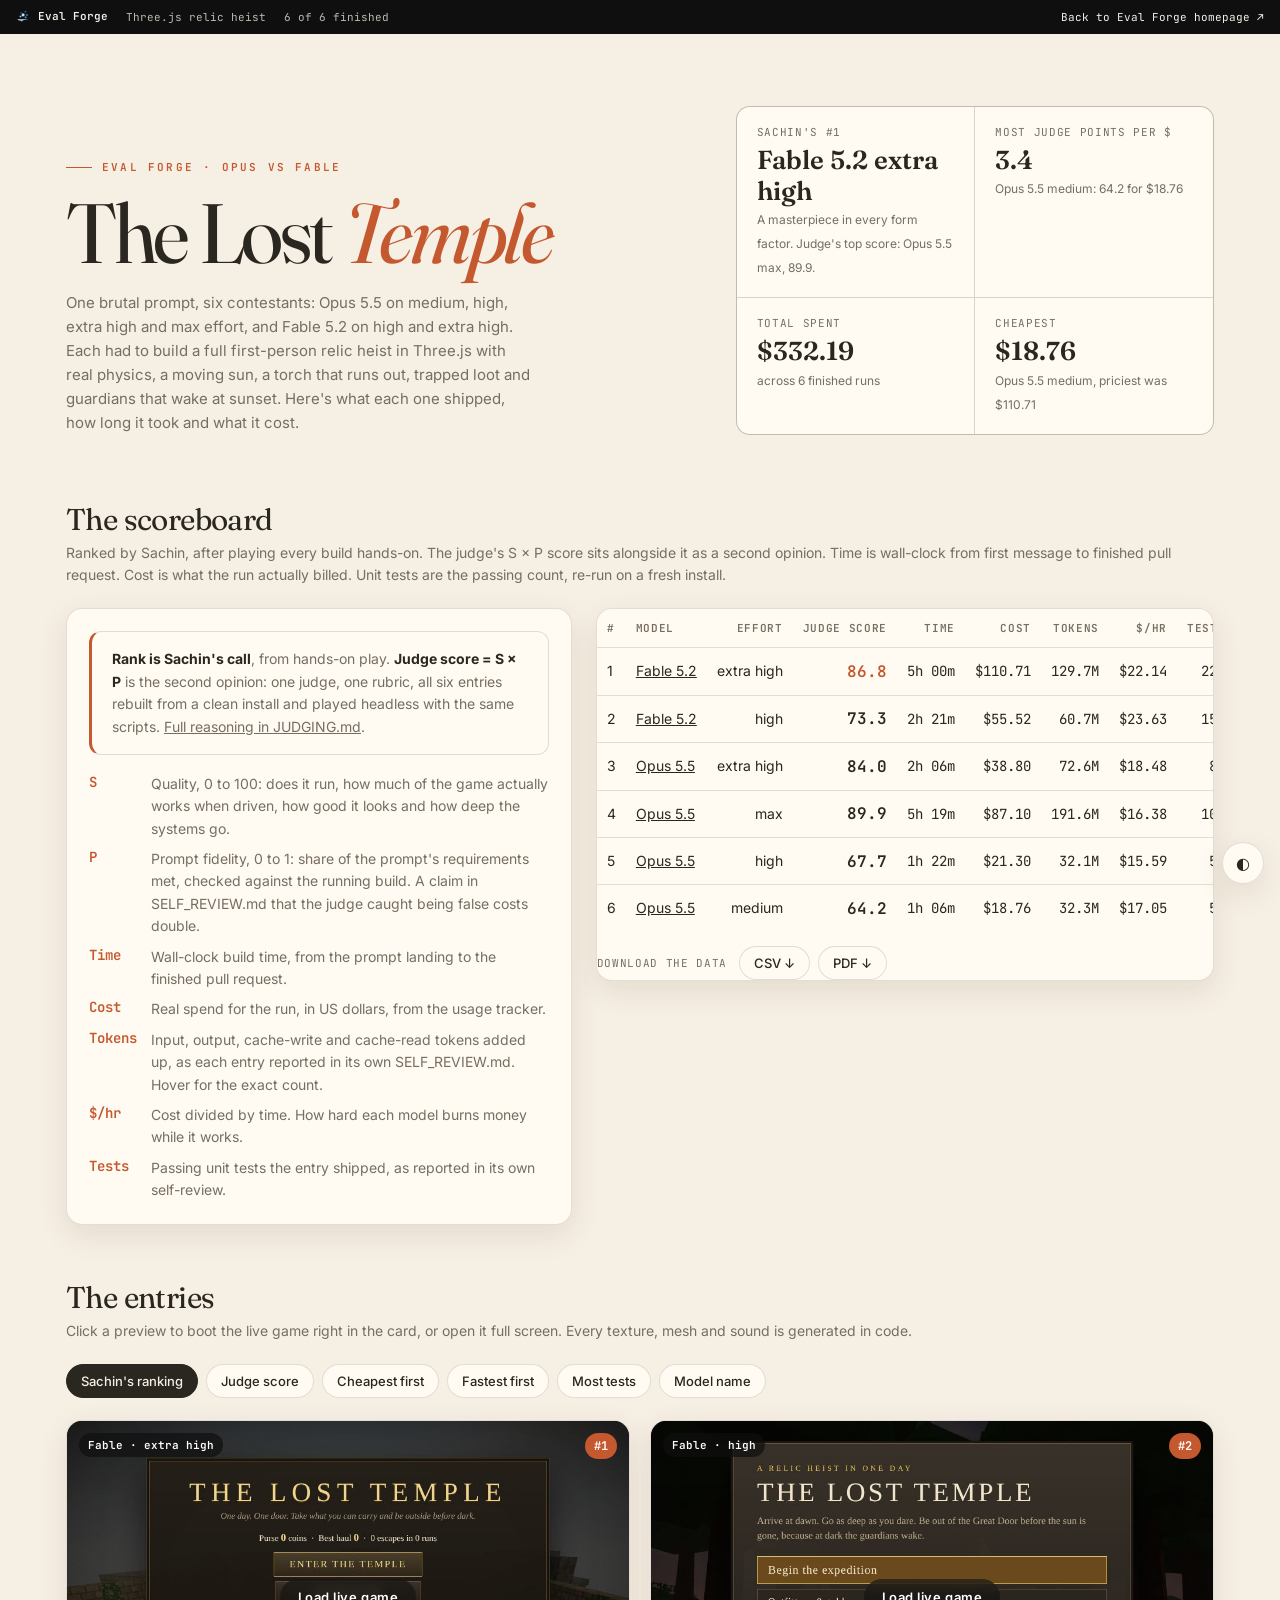
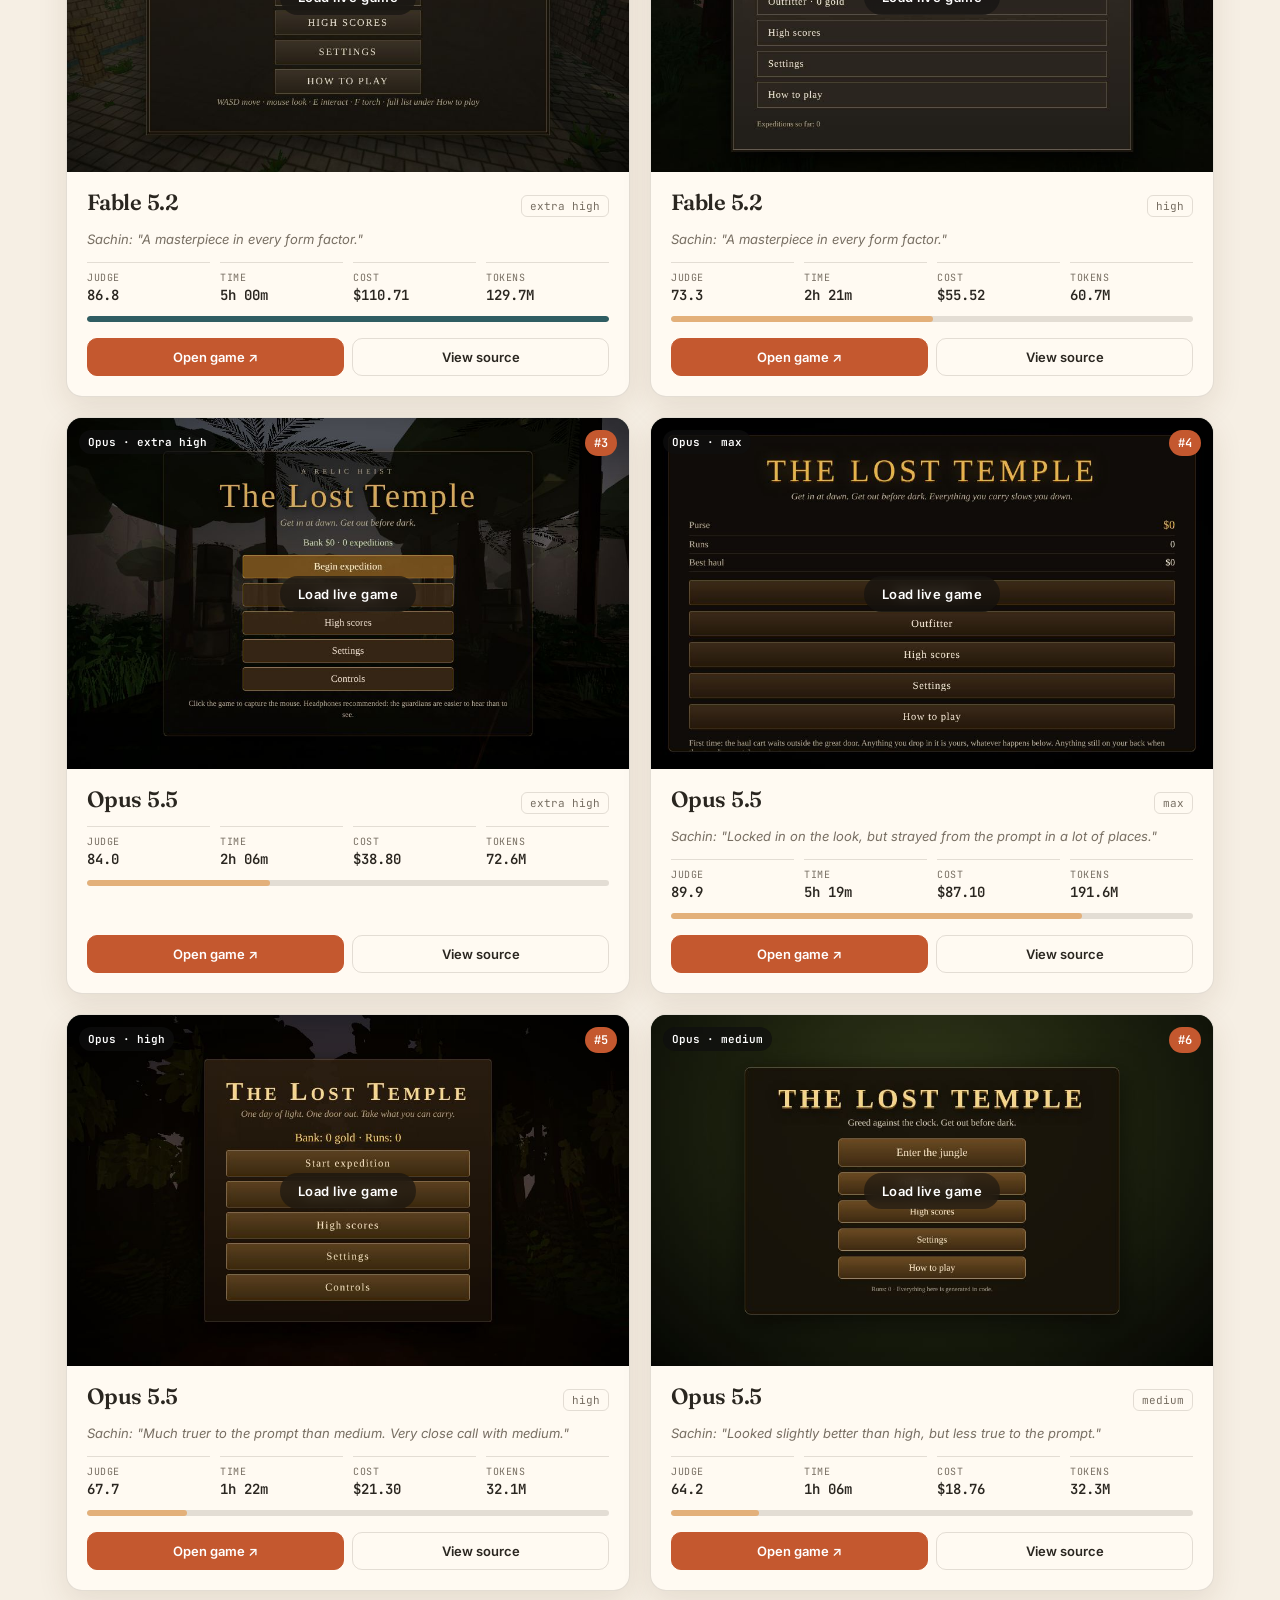
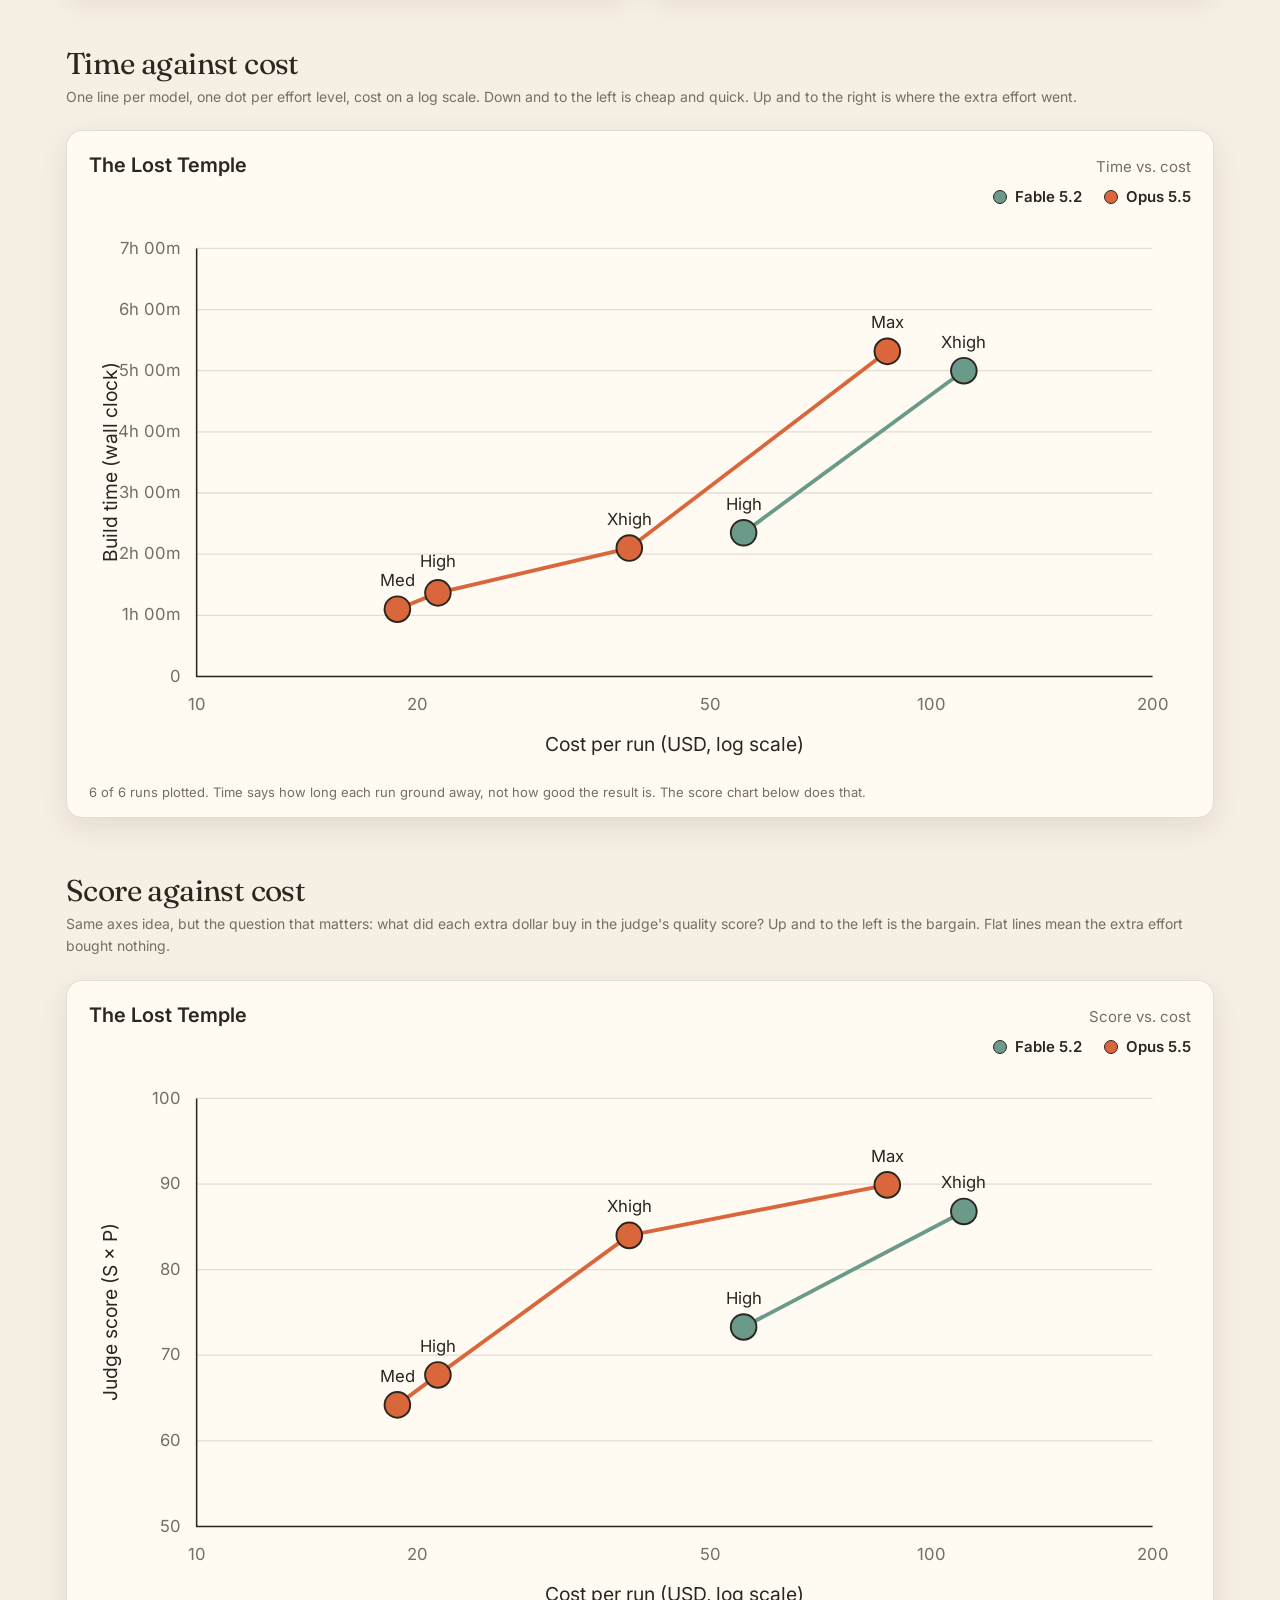
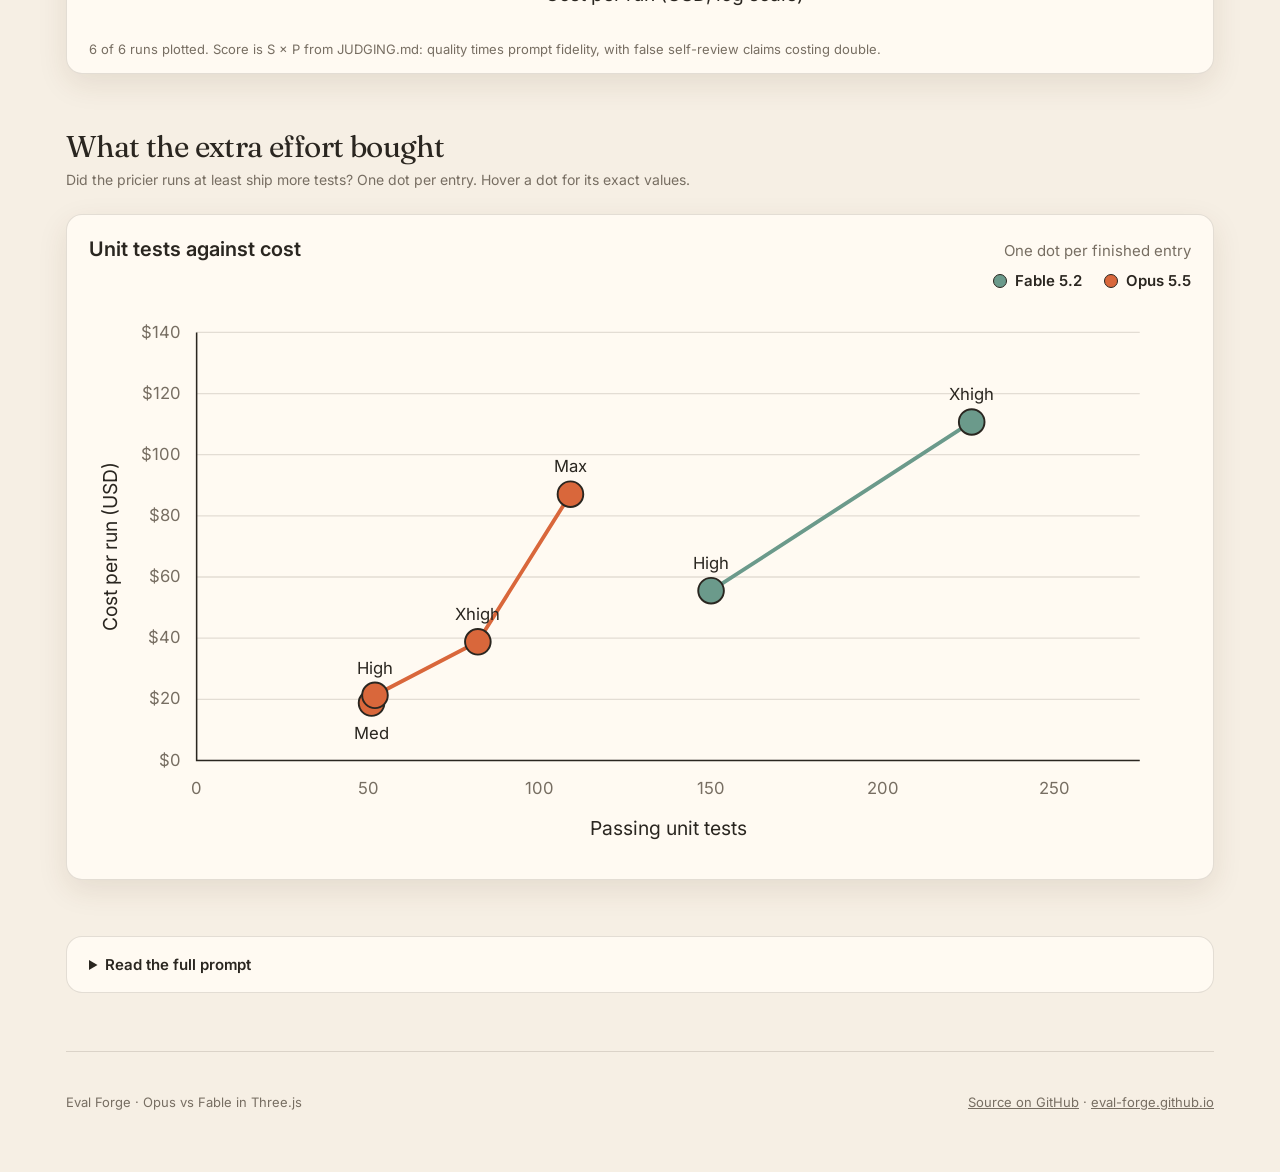
<file: index.html>
<!doctype html>
<html lang="en">
<head>
<meta charset="utf-8">
<meta name="viewport" content="width=device-width, initial-scale=1">
<title>Lost Temple: Opus vs Fable</title>
<link rel="icon" href="data:image/svg+xml,%3Csvg xmlns="http://www.w3.org/2000/svg" viewBox="0 0 96 100" fill="none"%3E%3Cdefs%3E%3ClinearGradient id="forge-blue" x1="15" y1="12" x2="80" y2="85" gradientUnits="userSpaceOnUse"%3E%3Cstop stop-color="%2355c5ff"/%3E%3Cstop offset="1" stop-color="%232e50ed"/%3E%3C/linearGradient%3E%3C/defs%3E%3Crect x="39" y="24" width="19" height="19" rx="4" fill="%23b6eaff"/%3E%3Crect x="59" y="5" width="12" height="12" rx="3" fill="%232e50ed"/%3E%3Crect x="70" y="29" width="10" height="10" rx="2.5" fill="%2343b7ff"/%3E%3Crect x="25" y="39" width="11" height="11" rx="2.5" fill="%2382d8ff"/%3E%3Crect x="60" y="44" width="12" height="12" rx="3" fill="%23419aff"/%3E%3Crect x="31" y="17" width="6" height="6" rx="1.7" fill="%23b6eaff"/%3E%3Cpath d="M9 61h78c-4 8-11 12-21 16-5 2-7 5-7 9 0 3 2 6 7 9H31c5-4 7-7 7-11 0-5-4-8-12-10-7-2-13-6-17-13Z" fill="url%28%23forge-blue%29"/%3E%3Cpath d="M9 61h78l-33 8c-7 2-11 6-13 12-2-4-7-6-15-7-7-2-13-6-17-13Z" fill="%23d4eeff" opacity=".72"/%3E%3C/svg%3E" type="image/svg+xml">
<meta name="description" content="Eval Forge: Opus 5.5 and Fable 5.2 at different effort levels go head to head building the same Three.js relic-heist game, The Lost Temple.">
<link rel="preconnect" href="https://fonts.googleapis.com">
<link rel="preconnect" href="https://fonts.gstatic.com" crossorigin>
<link href="https://fonts.googleapis.com/css2?family=Fraunces:opsz,wght@9..144,400;9..144,600&family=JetBrains+Mono:wght@400;600&family=Inter:wght@400;500;600&display=swap" rel="stylesheet">
<style>
:root{
  --bg:#f6efe4;--surface:#fffaf2;--ink:#2a2620;--muted:#776e62;--line:rgba(60,45,30,.14);
  --accent:#c4582f;--accent-2:#2f5d62;--bar:#e3b07a;--bar-best:#2f5d62;--shadow:0 10px 30px rgba(80,50,20,.10);
}
@media (prefers-color-scheme:dark){:root:not([data-theme="light"]){
  --bg:#141619;--surface:#1c1f24;--ink:#f1ebe0;--muted:#a39a8d;--line:rgba(255,240,220,.12);
  --accent:#ef8a5c;--accent-2:#7fc1c4;--bar:#a8754a;--bar-best:#7fc1c4;--shadow:0 10px 30px rgba(0,0,0,.35);
}}
:root[data-theme="dark"]{
  --bg:#141619;--surface:#1c1f24;--ink:#f1ebe0;--muted:#a39a8d;--line:rgba(255,240,220,.12);
  --accent:#ef8a5c;--accent-2:#7fc1c4;--bar:#a8754a;--bar-best:#7fc1c4;--shadow:0 10px 30px rgba(0,0,0,.35);
}
*{box-sizing:border-box}
html{-webkit-text-size-adjust:100%}
body{margin:0;background:var(--bg);color:var(--ink);font:15px/1.6 Inter,system-ui,sans-serif;overflow-x:hidden}
a{color:inherit}
.topbar{position:sticky;top:0;z-index:20;display:flex;align-items:center;gap:18px;height:34px;padding:0 16px;background:#0f0f0f;color:#bdb8ae;font:11px/1 "JetBrains Mono",monospace}
.topbar b{color:#f4f1ea;font-weight:600}
.topbar .brand{display:inline-flex;align-items:center;gap:8px}
.topbar .logo{width:14px;height:auto;display:block}
.topbar a{margin-left:auto;color:#f4f1ea;text-decoration:none;white-space:nowrap}
.topbar a:hover{text-decoration:underline}
.topbar a.brand{margin-left:0}
.wrap{max-width:1180px;margin:0 auto;padding:0 16px}
header.hero{padding:72px 0 40px;display:grid;grid-template-columns:1.3fr 1fr;gap:48px;align-items:end}
.eyebrow{font:600 11px/1 "JetBrains Mono",monospace;letter-spacing:.2em;text-transform:uppercase;color:var(--accent);display:flex;align-items:center;gap:10px}
.eyebrow:before{content:"";width:26px;height:1px;background:currentColor}
h1{font:400 clamp(44px,7vw,84px)/.95 Fraunces,Georgia,serif;letter-spacing:-.04em;margin:20px 0 18px}
h1 em{color:var(--accent);font-style:italic}
.lede{color:var(--muted);max-width:52ch;margin:0}
.stats{display:grid;grid-template-columns:repeat(2,1fr);gap:1px;background:var(--line);border:1px solid var(--line);border-radius:14px;overflow:hidden}
.stat{background:var(--surface);padding:18px 20px}
.stat small{display:block;font:11px "JetBrains Mono",monospace;color:var(--muted);letter-spacing:.06em;text-transform:uppercase}
.stat strong{display:block;font:600 26px/1.2 Fraunces,Georgia,serif;margin-top:6px}
.stat span{font-size:12px;color:var(--muted)}
section{padding:28px 0}
h2{font:400 30px/1.1 Fraunces,Georgia,serif;letter-spacing:-.02em;margin:0 0 6px}
.sub{color:var(--muted);margin:0 0 22px;font-size:14px}
.controls{display:flex;flex-wrap:wrap;gap:8px;margin-bottom:22px}
.chip{border:1px solid var(--line);background:var(--surface);color:var(--ink);padding:8px 14px;border-radius:999px;font:500 13px Inter,sans-serif;cursor:pointer;transition:background .15s,color .15s}
.chip:hover{border-color:var(--accent)}
.chip[aria-pressed="true"]{background:var(--ink);color:var(--bg);border-color:var(--ink)}
.grid{display:grid;grid-template-columns:repeat(auto-fill,minmax(330px,1fr));gap:20px}
.card{background:var(--surface);border:1px solid var(--line);border-radius:16px;overflow:hidden;box-shadow:var(--shadow);display:flex;flex-direction:column;transition:transform .2s}
.card:hover{transform:translateY(-3px)}
.preview{position:relative;aspect-ratio:16/10;background:linear-gradient(160deg,#f7c38d,#e27d5a 55%,#5b4a6e);overflow:hidden}
.preview iframe{position:absolute;top:0;left:0;width:200%;height:200%;border:0;transform:scale(.5);transform-origin:0 0;pointer-events:none}
.preview button{position:absolute;inset:0;width:100%;border:0;background:transparent;color:#fff;cursor:pointer;display:grid;place-items:center;font:600 13px Inter,sans-serif;letter-spacing:.04em}
.preview button span{background:rgba(15,15,15,.55);backdrop-filter:blur(6px);padding:10px 18px;border-radius:999px}
.preview .voxels{position:absolute;bottom:0;left:0;right:0;height:38%;background:repeating-linear-gradient(90deg,rgba(255,255,255,.06) 0 14px,transparent 14px 28px),linear-gradient(#3b6e57,#2b4f3f);clip-path:polygon(0 40%,12% 30%,24% 38%,38% 22%,52% 34%,66% 18%,80% 30%,100% 24%,100% 100%,0 100%)}
.preview .tower{position:absolute;bottom:30%;left:68%;width:18px;height:46%;background:repeating-linear-gradient(#f4efe6 0 12px,#c84a3a 12px 24px);box-shadow:0 0 30px rgba(255,220,150,.6)}
.rank{position:absolute;top:12px;left:12px;z-index:2;font:600 11px "JetBrains Mono",monospace;background:rgba(15,15,15,.7);color:#fff;padding:5px 9px;border-radius:999px}
.score-badge{position:absolute;top:12px;right:12px;z-index:2;font:600 12px "JetBrains Mono",monospace;background:var(--accent);color:#fff;padding:5px 9px;border-radius:999px}
.body{padding:18px 20px 20px;display:flex;flex-direction:column;gap:12px;flex:1}
.model{display:flex;align-items:baseline;justify-content:space-between;gap:10px}
.model h3{margin:0;font:600 22px/1.15 Fraunces,Georgia,serif;letter-spacing:-.01em}
.effort{font:11px "JetBrains Mono",monospace;color:var(--muted);border:1px solid var(--line);padding:3px 8px;border-radius:6px;white-space:nowrap}
.scene-title{margin:0;color:var(--muted);font-size:13px;font-style:italic}
.meta{display:grid;grid-template-columns:repeat(4,1fr);gap:10px;margin:0}
.meta div{border-top:1px solid var(--line);padding-top:8px}
.meta dt{font:10px "JetBrains Mono",monospace;letter-spacing:.06em;text-transform:uppercase;color:var(--muted)}
.meta dd{margin:2px 0 0;font:600 14px "JetBrains Mono",monospace}
.timebar{height:6px;border-radius:3px;background:var(--line);overflow:hidden}
.timebar i{display:block;height:100%;background:var(--bar);border-radius:3px}
.card.top .timebar i{background:var(--bar-best)}
.links{display:flex;gap:8px;margin-top:auto;padding-top:4px}
.btn{flex:1;text-align:center;text-decoration:none;padding:10px 12px;border-radius:10px;font:600 13px Inter,sans-serif;border:1px solid var(--line)}
.btn.primary{background:var(--accent);border-color:var(--accent);color:#fff}
.btn:hover{filter:brightness(1.06)}
.btn:not(.primary):hover{border-color:var(--ink)}
.method{display:grid;grid-template-columns:minmax(0,1fr) minmax(0,1fr);gap:24px;align-items:start}
.eq-card{background:var(--surface);border:1px solid var(--line);border-radius:16px;padding:22px;box-shadow:var(--shadow)}
.eq-card img{display:block;max-width:100%;height:auto;margin:0 auto;border-radius:12px}
@media (max-width:1100px){.eq-card img{max-width:88%}}
.eq-card dl{margin:18px 0 0;display:grid;grid-template-columns:auto 1fr;gap:8px 14px;font-size:14px}
.eq-card dt{font:600 14px "JetBrains Mono",monospace;color:var(--accent)}
.eq-card dd{margin:0;color:var(--muted)}
.weights{margin:14px 0 0;color:var(--muted);font-size:13px}
.table-wrap{background:var(--surface);border:1px solid var(--line);border-radius:16px;overflow-x:auto;box-shadow:var(--shadow)}
table{width:100%;border-collapse:collapse;font-size:14px}
th,td{padding:12px 10px;text-align:right;border-bottom:1px solid var(--line);white-space:nowrap}
th{font:600 11px "JetBrains Mono",monospace;letter-spacing:.06em;text-transform:uppercase;color:var(--muted)}
th:first-child,td:first-child,th:nth-child(2),td:nth-child(2){text-align:left}
tbody tr:last-child td{border-bottom:0}
td.score{font:600 16px "JetBrains Mono",monospace;color:var(--ink)}
tr.top td.score{color:var(--accent)}
td.num{font-family:"JetBrains Mono",monospace}
.chart{margin:0;background:var(--surface);border:1px solid var(--line);border-radius:16px;padding:18px 18px 12px}
.chart figcaption{font:600 15px Inter,sans-serif;margin:0 0 8px}
.chart svg{display:block;width:100%;height:auto}
.scatter-grid{display:grid;grid-template-columns:repeat(2,minmax(0,1fr));gap:20px}
.gridline{stroke:var(--line);stroke-width:1}
.axis{stroke:var(--muted);stroke-width:1}
.tick{font:10px "JetBrains Mono",monospace;fill:var(--muted)}
.axis-title{font:11px Inter,sans-serif;fill:var(--muted)}
.dot{fill:var(--accent);stroke:var(--surface);stroke-width:2;cursor:default}
.dot-label{font:10px "JetBrains Mono",monospace;fill:var(--ink)}
details.prompt{background:var(--surface);border:1px solid var(--line);border-radius:16px;padding:18px 22px}
details.prompt summary{cursor:pointer;font:600 15px Inter,sans-serif}
details.prompt pre{white-space:pre-wrap;font:12.5px/1.65 "JetBrains Mono",monospace;color:var(--muted);margin:16px 0 0;max-height:420px;overflow:auto}
footer{padding:40px 0 60px;color:var(--muted);font-size:13px;display:flex;flex-wrap:wrap;justify-content:space-between;gap:12px;border-top:1px solid var(--line);margin-top:30px}
.theme{position:fixed;right:16px;bottom:16px;z-index:30;border:1px solid var(--line);background:var(--surface);color:var(--ink);width:42px;height:42px;border-radius:50%;cursor:pointer;box-shadow:var(--shadow);font:16px Inter,sans-serif}
@media (max-width:820px){
  header.hero{grid-template-columns:1fr;gap:28px;padding:48px 0 24px}
  .grid{grid-template-columns:1fr}
  .method{grid-template-columns:1fr}
  .scatter-grid{grid-template-columns:1fr}
  .topbar{gap:10px;font-size:10px}
  .topbar .hide-sm{display:none}
  .meta{grid-template-columns:1fr 1fr}
  .table-wrap{overflow:hidden}
  table{font-size:12px}
  th,td{padding:10px 4px;white-space:normal}
  th:first-child,td:first-child{display:none}
  td.score{font-size:14px}
}
.preview img{position:absolute;inset:0;width:100%;height:100%;object-fit:cover;display:block}
.preview{background:linear-gradient(170deg,#3f7f95,#f3c676 58%,#c9853c 62%,#23525c)}
.meta{grid-template-columns:repeat(3,1fr)}
.grid{grid-template-columns:repeat(2,minmax(0,1fr))}
.equation{background:var(--bg);border:1px solid var(--line);border-radius:12px;padding:26px 18px;text-align:center;overflow-x:auto}
.equation .main{font:400 clamp(20px,2.6vw,29px)/1.3 Fraunces,Georgia,serif;letter-spacing:-.01em;white-space:nowrap}
.equation .tline{margin-top:16px;font:400 clamp(15px,1.8vw,19px)/1 Fraunces,Georgia,serif;color:var(--muted);display:inline-flex;align-items:center;gap:8px;white-space:nowrap}
.equation var{font-style:italic;color:var(--accent);font-weight:600}
.equation .frac{display:inline-flex;flex-direction:column;align-items:center;gap:4px;font-size:.88em}
.equation .frac span:first-child{border-bottom:1px solid currentColor;padding:0 6px 4px}
.equation .katex{font-size:1.08em;color:var(--ink)}
.equation .tline .katex{color:var(--muted);font-size:1.15em}
.equation .katex .v{color:var(--accent)}
.equation.tex .tline{display:block;margin-top:18px}
.scatter-grid{grid-template-columns:repeat(3,minmax(0,1fr))}
@media (max-width:820px){.equation{padding:22px 8px}.equation.tex .main{font-size:3.9vw}.method{grid-template-columns:minmax(0,1fr)}.table-wrap{overflow-x:auto}.grid{grid-template-columns:minmax(0,1fr)}.scatter-grid{grid-template-columns:1fr}.meta{grid-template-columns:repeat(3,1fr)}}
.preview{background:radial-gradient(120% 90% at 50% 0%,#3a4a2c,#1b2116 55%,#0b0d0a)}
.preview img{position:absolute;inset:0;width:100%;height:100%;object-fit:cover;display:block}
.meta{grid-template-columns:repeat(4,1fr)}
.grid{grid-template-columns:repeat(2,minmax(0,1fr))}
.scatter-grid{grid-template-columns:repeat(2,minmax(0,1fr))}
.dot.fable{fill:var(--accent-2)}
.legend{display:flex;gap:16px;font:11px "JetBrains Mono",monospace;color:var(--muted);margin:0 0 6px}
.legend i{display:inline-block;width:9px;height:9px;border-radius:50%;margin-right:6px;vertical-align:-1px;background:var(--accent)}
.legend i.fable{background:var(--accent-2)}
.ac-card{background:var(--surface);border:1px solid var(--line);border-radius:16px;padding:22px 22px 14px;box-shadow:var(--shadow)}
.ac-head{display:flex;flex-wrap:wrap;align-items:baseline;justify-content:space-between;gap:8px 16px;margin-bottom:8px}
.ac-head b{font:600 20px/1.2 Inter,sans-serif}
.ac-head span{color:var(--muted);font-size:15px}
.ac-legend{display:flex;flex-wrap:wrap;justify-content:flex-end;gap:8px 22px;font:600 15px Inter,sans-serif;margin:0 0 4px}
.ac-legend i{display:inline-block;width:14px;height:14px;border-radius:50%;border:1.5px solid var(--ink);margin-right:8px;vertical-align:-2px}
.ac-legend .hollow{font-weight:400;color:var(--muted)}
.ac-legend .hollow i{background:transparent;border:1.5px dashed var(--muted)}
.ac-scroll{overflow-x:auto;-webkit-overflow-scrolling:touch}
#plot-ac{display:block;width:100%;min-width:620px;height:auto}
.ac-grid{stroke:var(--line);stroke-width:1}
.ac-axis{stroke:var(--ink);stroke-width:1.2;fill:none}
.ac-tick{font:13px Inter,sans-serif;fill:var(--muted)}
.ac-title{font:15px Inter,sans-serif;fill:var(--ink)}
.ac-line{fill:none;stroke-width:3;stroke-linejoin:round;stroke-linecap:round}
.ac-dot{stroke:var(--ink);stroke-width:1.5}
.ac-label{font:13px Inter,sans-serif;fill:var(--ink)}
.ac-stack{display:grid;gap:20px}
.ac-sub{color:var(--muted);font-size:13px;margin:8px 0 0}
.card.pending{opacity:.72;box-shadow:none;border-style:dashed}
.card.pending:hover{transform:none}
.card.pending .preview{display:grid;place-items:center;color:#d8cdb8;font:600 12px "JetBrains Mono",monospace;letter-spacing:.14em;text-transform:uppercase}
.card.pending .preview .pulse{width:10px;height:10px;border-radius:50%;background:var(--accent);margin:0 auto 12px;animation:pulse 1.6s ease-in-out infinite}
@keyframes pulse{0%,100%{opacity:.25;transform:scale(.8)}50%{opacity:1;transform:scale(1.15)}}
@media (prefers-reduced-motion:reduce){.card.pending .preview .pulse{animation:none}}
.btn.disabled{pointer-events:none;opacity:.5}
.dl{display:flex;align-items:center;flex-wrap:wrap;gap:8px;margin-top:14px;font:11px "JetBrains Mono",monospace;color:var(--muted);text-transform:uppercase;letter-spacing:.06em}
.dl span{margin-right:4px}
.dl .chip{text-transform:none;letter-spacing:0}
.family{font:11px "JetBrains Mono",monospace;color:var(--muted)}
tr.pending td{color:var(--muted);font-style:italic}
.callout{background:var(--surface);border:1px solid var(--line);border-left:3px solid var(--accent);border-radius:12px;padding:16px 20px;color:var(--muted);font-size:14px;margin:0}
.callout b{color:var(--ink)}
.method{grid-template-columns:minmax(0,.9fr) minmax(0,1.1fr)}
@media (max-width:820px){.grid,.scatter-grid,.method{grid-template-columns:minmax(0,1fr)}.meta{grid-template-columns:repeat(2,1fr)}.table-wrap{overflow-x:auto}th:first-child,td:first-child{display:table-cell}}
</style>
</head>
<body>
<div class="topbar">
  <a class="brand" href="https://github.com/eval-forge" aria-label="Eval Forge on GitHub"><svg class="logo" aria-hidden="true" viewBox="0 0 96 100" fill="none"><defs><linearGradient id="forge-blue" x1="15" y1="12" x2="80" y2="85" gradientUnits="userSpaceOnUse"><stop stop-color="#55c5ff"/><stop offset="1" stop-color="#2e50ed"/></linearGradient></defs><rect x="39" y="24" width="19" height="19" rx="4" fill="#b6eaff"/><rect x="59" y="5" width="12" height="12" rx="3" fill="#2e50ed"/><rect x="70" y="29" width="10" height="10" rx="2.5" fill="#43b7ff"/><rect x="25" y="39" width="11" height="11" rx="2.5" fill="#82d8ff"/><rect x="60" y="44" width="12" height="12" rx="3" fill="#419aff"/><rect x="31" y="17" width="6" height="6" rx="1.7" fill="#b6eaff"/><path d="M9 61h78c-4 8-11 12-21 16-5 2-7 5-7 9 0 3 2 6 7 9H31c5-4 7-7 7-11 0-5-4-8-12-10-7-2-13-6-17-13Z" fill="url(#forge-blue)"/><path d="M9 61h78l-33 8c-7 2-11 6-13 12-2-4-7-6-15-7-7-2-13-6-17-13Z" fill="#d4eeff" opacity=".72"/></svg><b>Eval Forge</b></a>
  <span class="hide-sm">Three.js relic heist</span>
  <span class="hide-sm" id="count-bar"></span>
  <a href="https://eval-forge.github.io" target="_blank" rel="noopener noreferrer">Back to Eval Forge homepage ↗</a>
</div>

<div class="wrap">
  <header class="hero">
    <div>
      <div class="eyebrow">Eval Forge · Opus vs Fable</div>
      <h1>The Lost <em>Temple</em></h1>
      <p class="lede">One brutal prompt, six contestants: Opus 5.5 on medium, high, extra high and max effort, and Fable 5.2 on high and extra high. Each had to build a full first-person relic heist in Three.js with real physics, a moving sun, a torch that runs out, trapped loot and guardians that wake at sunset. Here's what each one shipped, how long it took and what it cost.</p>
    </div>
    <div class="stats" id="stats"></div>
  </header>

  <section>
    <h2>The scoreboard</h2>
    <p class="sub">Ranked by Sachin, after playing every build hands-on. The judge's S × P score sits alongside it as a second opinion. Time is wall-clock from first message to finished pull request. Cost is what the run actually billed. Unit tests are the passing count, re-run on a fresh install.</p>
    <div class="method">
      <div class="eq-card">
        <p class="callout"><b>Rank is Sachin's call</b>, from hands-on play. <b>Judge score = S × P</b> is the second opinion: one judge, one rubric, all six entries rebuilt from a clean install and played headless with the same scripts. <a href="https://github.com/eval-forge/opus-v-fable/blob/main/JUDGING.md" target="_blank" rel="noopener noreferrer">Full reasoning in JUDGING.md</a>.</p>
        <dl>
          <dt>S</dt><dd>Quality, 0 to 100: does it run, how much of the game actually works when driven, how good it looks and how deep the systems go.</dd>
          <dt>P</dt><dd>Prompt fidelity, 0 to 1: share of the prompt's requirements met, checked against the running build. A claim in SELF_REVIEW.md that the judge caught being false costs double.</dd>
          <dt>Time</dt><dd>Wall-clock build time, from the prompt landing to the finished pull request.</dd>
          <dt>Cost</dt><dd>Real spend for the run, in US dollars, from the usage tracker.</dd>
          <dt>Tokens</dt><dd>Input, output, cache-write and cache-read tokens added up, as each entry reported in its own SELF_REVIEW.md. Hover for the exact count.</dd>
          <dt>$/hr</dt><dd>Cost divided by time. How hard each model burns money while it works.</dd>
          <dt>Tests</dt><dd>Passing unit tests the entry shipped, as reported in its own self-review.</dd>
        </dl>
      </div>
      <div class="table-wrap">
        <table>
          <thead><tr><th>#</th><th>Model</th><th>Effort</th><th>Judge score</th><th>Time</th><th>Cost</th><th>Tokens</th><th>$/hr</th><th>Tests</th><th>PR</th></tr></thead>
          <tbody id="rank-body"></tbody>
        </table>
        <div class="dl" role="group" aria-label="Download the data">
          <span>Download the data</span>
          <button type="button" class="chip" id="dl-csv">CSV ↓</button>
          <button type="button" class="chip" id="dl-pdf">PDF ↓</button>
        </div>
      </div>
    </div>
  </section>

  <section>
    <h2>The entries</h2>
    <p class="sub">Click a preview to boot the live game right in the card, or open it full screen. Every texture, mesh and sound is generated in code.</p>
    <div class="controls" role="group" aria-label="Sort entries">
      <button class="chip" data-sort="rank" aria-pressed="true">Sachin's ranking</button>
      <button class="chip" data-sort="score" aria-pressed="false">Judge score</button>
      <button class="chip" data-sort="cost" aria-pressed="false">Cheapest first</button>
      <button class="chip" data-sort="time" aria-pressed="false">Fastest first</button>
      <button class="chip" data-sort="tests" aria-pressed="false">Most tests</button>
      <button class="chip" data-sort="name" aria-pressed="false">Model name</button>
    </div>
    <div class="grid" id="grid"></div>
  </section>

  <section>
    <h2>Time against cost</h2>
    <p class="sub">One line per model, one dot per effort level, cost on a log scale. Down and to the left is cheap and quick. Up and to the right is where the extra effort went.</p>
    <div class="ac-card">
      <div class="ac-head"><b>The Lost Temple</b><span>Time vs. cost</span></div>
      <div class="ac-legend" id="ac-legend"></div>
      <div class="ac-scroll"><svg id="plot-ac" viewBox="0 0 860 440" role="img" aria-label="Build time against cost per run, log scale, one line per model"></svg></div>
      <p class="ac-sub" id="ac-sub"></p>
    </div>
  </section>

  <section>
    <h2>Score against cost</h2>
    <p class="sub">Same axes idea, but the question that matters: what did each extra dollar buy in the judge's quality score? Up and to the left is the bargain. Flat lines mean the extra effort bought nothing.</p>
    <div class="ac-card">
      <div class="ac-head"><b>The Lost Temple</b><span>Score vs. cost</span></div>
      <div class="ac-legend" id="sc-legend"></div>
      <div class="ac-scroll"><svg id="plot-sc" viewBox="0 0 860 440" role="img" aria-label="Judged score against cost per run, log scale, one line per model"></svg></div>
      <p class="ac-sub" id="sc-sub"></p>
    </div>
  </section>

  <section>
    <h2>What the extra effort bought</h2>
    <p class="sub">Did the pricier runs at least ship more tests? One dot per entry. Hover a dot for its exact values.</p>
    <div class="ac-stack">
      <div class="ac-card">
        <div class="ac-head"><b>Unit tests against cost</b><span>One dot per finished entry</span></div>
        <div class="ac-legend ac-legend-sc"></div>
        <div class="ac-scroll"><svg id="plot-tests" viewBox="0 0 860 440" role="img" aria-label="Passing unit tests against cost in dollars, one line per model"></svg></div>
      </div>
    </div>
  </section>

  <section>
    <details class="prompt">
      <summary>Read the full prompt</summary>
<pre>The Lost Temple: a complete, playable 3D first-person relic-heist game that runs in the browser.

Premise
You're a treasure hunter who reaches an ancient ruined temple at dawn. Work your way from the sunlit jungle through roofless ruins and down into pitch-black dungeons, grabbing as much valuable loot as you can. Then escape through the great temple door before darkness falls. At sunset, the temple's guardians wake up and hunt you. Greed against the clock is the whole game.

Constraints
- Web app in TypeScript or JavaScript, using Three.js for rendering and a real physics engine (Rapier or cannon-es). No full game engines such as Unity, Godot or PlayCanvas.
- Runs from `npm install &amp;&amp; npm run dev`. Include a README with run steps and controls.
- Every asset is generated in code: procedural geometry, canvas or shader textures, and WebAudio sound. No external models, images or audio.
- At least 60 FPS on a mid-range laptop with shadows on.

01 Scene progression
The run is a chain of at least 7 distinct scenes, streamed in and out with seamless transitions and no loading screens in the middle of a run. They're grouped into 3 zones.

Zone A: Outside (full sunlight)
- Jungle approach: dense vegetation, a river crossing, and the first collapsing rope bridge over a gorge.
- Temple courtyard: overgrown plazas, toppled pillars, a sundial puzzle that uses the real sun position, and the great door. The door is your entrance and your only exit.
- Outer cliffs: an optional scene with ledges, vine climbing, wind, and high-value relics out in the open.

Zone B: Roofless ruins (partly open to the sky)
- Broken halls: the roof has caved in, so shafts of sunlight move across the floor through the day. Some paths are only safe while they're sunlit.
- Collapsed sanctum: half the ceiling is gone and the rest is unstable. Noise brings debris down. The main idol sits here under a beam of light.

Zone C: Fully dungeoned (no sky at all)
- Lower catacombs: crumbling floors, dart corridors, and a flooded chamber.
- Deep vault: the richest and heaviest loot, the longest way back out, and the guardians' lair next door.

Progression rules
- Each zone is more dangerous and holds more valuable loot than the one before.
- Deeper scenes unlock through puzzles, keys or relics found earlier (for example, a sun-disc from the courtyard opens the catacomb seal).
- Shortcuts open once you've used them, like a kicked-down wall or a lowered drawbridge. The escape route should be its own design, not just the way in played backwards.

02 Physics
- Rope and plank bridges are built from jointed rigid bodies. Planks crack and drop out from under you after a short delay, so you can't stop on them.
- Crumbling floors, rolling-boulder traps, pressure plates, swinging blades, dart traps, and pushable stone blocks for puzzles.
- Loot has real weight. Carrying more slows you down and drains stamina faster.

03 Sun, time and lighting
- A real sun moves across the sky in a compressed 12 to 15 minute day, casting shadows.
- Sunlight only reaches Zones A and B, through openings, cracks and the missing roof, so the sun's angle changes which areas are lit.
- Color grading shifts from dawn to noon to a red-orange sunset to night.

04 Ticking clock
- An always-visible countdown to darkness, drawn as a stone sundial on the HUD. It ticks audibly, and the ticking speeds up and gets louder in the last 2 minutes.
- At 60 seconds left, the screen edges pulse, the music shifts, and the temple rumbles.
- At zero, darkness falls, the guardians wake, and the great door begins closing, leaving a short final window to escape.
- In Zone C you can't see the sky, so the sundial on the HUD and the sounds are your only sense of time.

05 Torch: the only light underground
- Fully dungeoned scenes have zero ambient light: no glowing decorations, no fill light, no skybox bleed. Outside your torch radius it's true black.
- The torch is a dynamic point light with flicker and real shadows.
- Fuel: the torch burns fuel, its radius shrinks as fuel runs low, and water, wind gusts or a fall can blow it out. Relighting takes a short, vulnerable animation.
- Spare light: you can find limited fuel and spare torches. You can also place torches in wall sconces to light your way back out.
- Guardians: they're drawn to torchlight, so light keeps you alive and also gives you away.

06 Relics and economy
- At least 15 relic types (idols, masks, gem-studded urns, scrolls and so on) with different values, weights and rarities, each worth more the deeper you find it.
- Some relics are trapped: lifting one off its pedestal triggers a trap unless you swap in an object of equal weight.
- Show a running loot value on the HUD. Only loot carried out the door counts.

07 Guardians at sunset
- At least 3 guardian types, each with different movement and senses (for example a slow stone sentinel, a fast crawler that hunts by sound, and a shadow that avoids light).
- They spawn deepest first and sweep outward toward the door.
- They chase you with real navmesh pathfinding, not straight-line homing.
- Getting caught means you lose the run and everything you were carrying.

08 Player
- Pointer-lock first-person controls: run, jump, crouch, climb vines and ledges, and stamina.
- Grab, carry, drop and throw objects.

09 Meta progression and UI
- A results screen showing haul value, time and relics found.
- A persistent high-score table, plus a shop that sells gear upgrades between runs (better torch, more fuel, rope, a bigger satchel). Save with localStorage.
- Main menu, pause menu, settings (FOV, sensitivity, volume, graphics quality), a HUD (sundial clock, stamina, weight, torch fuel, loot value), and a debug overlay (FPS, physics body count, current scene).

10 Audio
All procedural: jungle ambience by day, deep rumbles at dusk, the clock ticking, creaking and snapping wood, stone grinding, the torch crackling, guardian calls, and a heartbeat when guardians are near.

Stretch goals
A hand-drawn map that fills in as you explore, a collapse sequence triggered by taking the main idol, a ghost replay of your best run, and gamepad support.

Process
- Before writing any code, write two files:
  - DESIGN.md: the core loop, the scene graph with its unlock dependencies, a relic table, and loot value by zone.
  - ARCHITECTURE.md: how the code is structured.
- Write unit tests for the loot economy, trap triggers, countdown thresholds, the torch fuel and radius curve, scene unlock logic, and the guardian state machines.
- Finish with an honest SELF_REVIEW.md. Mark every requirement as done, partial or missing, list known bugs and FPS per zone, and confirm that Zone C has zero ambient light. Anything claimed but broken is scored harder than anything admitted as missing.

Work autonomously until a full run is playable and fun, from arriving at dawn to escaping or dying at dark. Don't stop at a prototype.</pre>
    </details>
  </section>

  <footer>
    <span>Eval Forge · Opus vs Fable in Three.js</span>
    <span><a href="https://github.com/eval-forge/opus-v-fable" target="_blank" rel="noopener noreferrer">Source on GitHub</a> · <a href="https://eval-forge.github.io" target="_blank" rel="noopener noreferrer">eval-forge.github.io</a></span>
  </footer>
</div>

<button class="theme" id="theme" aria-label="Toggle color theme">◐</button>

<script>
// mins = wall-clock build time, cost = billed USD from the usage tracker, tests = passing unit tests.
// Entries with done:false are still building and show as pending.
// score = S x P from JUDGING.md (quality 0-100 times prompt fidelity 0-1).
// rank = Sachin's own hands-on ranking (the headline order); why = Sachin's one-line reason. score stays as the judge's number.
// tok = [input, output, cache write, cache read] tokens as each entry reported in its own SELF_REVIEW.md.
const ENTRIES = [
  {model:"Opus 5.5",  effort:"medium", dir:"opus-5.5-medium", done:true,  mins:66,  cost:18.76, tests:51,  pr:7,  score:64.2, tok:[285, 305255, 523793, 31450598], rank:6, why:"Looked slightly better than high, but less true to the prompt."},
  {model:"Opus 5.5",  effort:"high",   dir:"opus-5.5-high",   done:true,  mins:82,  cost:21.30, tests:52,  pr:8,  score:67.7, tok:[250, 369648, 646574, 31114354], rank:5, why:"Much truer to the prompt than medium. Very close call with medium."},
  {model:"Opus 5.5",  effort:"xhigh",  dir:"opus-5.5-xhigh",  done:true,  mins:126, cost:38.80, tests:82,  pr:9,  score:84.0, tok:[565, 622579, 1235348, 70732065], rank:3, why:""},
  {model:"Opus 5.5",  effort:"max",    dir:"opus-5.5-max",    done:true,  mins:319, cost:87.10, tests:109, pr:14, score:89.9, tok:[1483, 1349402, 2827414, 187418463], rank:4, why:"Locked in on the look, but strayed from the prompt in a lot of places."},
  {model:"Fable 5.2", effort:"high",   dir:"fable-5.2-high",  done:true,  mins:141, cost:55.52, tests:150, pr:10, score:73.3, tok:[466, 614039, 1206014, 58849638], rank:2, why:"A masterpiece in every form factor."},
  {model:"Fable 5.2", effort:"xhigh",  dir:"fable-5.2-xhigh", done:true,  mins:300, cost:110.71, tests:226, pr:12, score:86.8, tok:[1000, 1144385, 2437248, 126126239], rank:1, why:"A masterpiece in every form factor."},
];
const EFFORT_ORDER = {medium:0, high:1, xhigh:2, max:3};
const EFFORT_LABEL = {medium:"medium", high:"high", xhigh:"extra high", max:"max"};
const DONE = ENTRIES.filter(e => e.done);
DONE.forEach(e => { e.rate = e.cost / (e.mins / 60); e.tokens = e.tok.reduce((a, b) => a + b, 0); });

const SRC = "https://github.com/eval-forge/opus-v-fable/tree/main/";
const PRS = "https://github.com/eval-forge/eval-forge.github.io/pull/";
const fmt = m => m >= 60 ? `${Math.floor(m/60)}h ${String(m%60).padStart(2,"0")}m` : `${m}m`;
const usd = n => `$${n.toFixed(2)}`;
const cost = e => (e.est ? "~" : "") + usd(e.cost);
const sc = e => e.score == null ? "…" : e.score.toFixed(1);   // est: self-reported estimate until the tracker number lands
const esc = s => String(s).replace(/[&<>"]/g, c => ({"&":"&amp;","<":"&lt;",">":"&gt;",'"':"&quot;"}[c]));
const name = e => `${e.model} ${EFFORT_LABEL[e.effort]}`;
const isFable = e => e.model.startsWith("Fable");
const tokM = n => `${(n / 1e6).toFixed(1)}M`;
const tokFull = n => n.toLocaleString("en-US");
const PLAY = e => `play/${e.dir}/`;

const byCost = [...DONE].sort((a,b) => a.cost - b.cost);
const byTime = [...DONE].sort((a,b) => a.mins - b.mins);
const cheapest = byCost[0], priciest = byCost.at(-1), fastest = byTime[0];
const SCORED = DONE.filter(e => e.score != null);
const byScore = [...SCORED].sort((a,b) => b.score - a.score);
const byRank = [...DONE].sort((a,b) => a.rank - b.rank);
const best = byScore[0], pick = byRank[0];
const valueOf = e => e.score / e.cost;
const bargain = [...SCORED].sort((a,b) => valueOf(b) - valueOf(a))[0];
const spent = DONE.reduce((s,e) => s + e.cost, 0);
const MAX_COST = priciest.cost;

document.getElementById("count-bar").textContent = `${DONE.length} of ${ENTRIES.length} finished`;
document.getElementById("stats").innerHTML = [
  ...(best ? [] : [["Finished", `${DONE.length} of ${ENTRIES.length}`, (ENTRIES.length - DONE.length) ? `${ENTRIES.length - DONE.length} still building` : "all runs in, judging next"]]),
  ["Sachin's #1", esc(name(pick)), `${esc(pick.why)} Judge's top score: ${esc(name(best))}, ${sc(best)}.`],
  ...(bargain ? [["Most judge points per $", `${(valueOf(bargain)).toFixed(1)}`, `${esc(name(bargain))}: ${sc(bargain)} for ${cost(bargain)}`]] : []),
  ["Total spent", (DONE.some(e => e.est) ? "~" : "") + usd(spent), `across ${DONE.length} finished runs`],
  ["Cheapest", usd(cheapest.cost), `${esc(name(cheapest))}, priciest was ${cost(priciest)}`],
].map(([k,v,s]) => `<div class="stat"><small>${k}</small><strong>${v}</strong><span>${s}</span></div>`).join("");

const tableOrder = [...byRank, ...ENTRIES.filter(e => !e.done)];
const topRow = pick;
document.getElementById("rank-body").innerHTML = tableOrder.map((e,i) => e.done ? `
  <tr class="${e === topRow ? "top" : ""}">
    <td>${e.rank}</td>
    <td><a href="${PLAY(e)}">${esc(e.model)}</a></td>
    <td>${esc(EFFORT_LABEL[e.effort])}</td>
    <td class="score">${sc(e)}</td>
    <td class="num">${fmt(e.mins)}</td>
    <td class="num">${cost(e)}</td>
    <td class="num" title="${tokFull(e.tokens)} tokens">${tokM(e.tokens)}</td>
    <td class="num">${usd(e.rate)}</td>
    <td class="num">${e.tests}</td>
    <td class="num"><a href="${PRS}${e.pr}" target="_blank" rel="noopener noreferrer">#${e.pr}</a></td>
  </tr>` : `
  <tr class="pending">
    <td>…</td><td>${esc(e.model)}</td><td>${esc(EFFORT_LABEL[e.effort])}</td><td colspan="7">still building</td>
  </tr>`).join("");

function card(e){
  if (!e.done) return `
    <article class="card pending">
      <div class="preview"><div><div class="pulse"></div>Still building</div></div>
      <div class="body">
        <div class="model"><h3>${esc(e.model)}</h3><span class="effort">${esc(EFFORT_LABEL[e.effort])}</span></div>
        <p class="scene-title">Still grinding away. Results land here when it finishes.</p>
        <dl class="meta">
          <div><dt>Time</dt><dd>…</dd></div>
          <div><dt>Cost</dt><dd>…</dd></div>
          <div><dt>Tokens</dt><dd>…</dd></div>
        </dl>
        <div class="timebar"><i style="width:0"></i></div>
        <div class="links"><span class="btn primary disabled">Open game ↗</span><span class="btn disabled">View source</span></div>
      </div>
    </article>`;
  return `
    <article class="card${e === topRow ? " top" : ""}">
      <div class="preview" data-file="${e.dir}/">
        <span class="rank">${isFable(e) ? "Fable" : "Opus"} · ${esc(EFFORT_LABEL[e.effort])}</span>
        <span class="score-badge">#${e.rank}</span>
        <img src="previews/${e.dir}.jpg" alt="Main menu of the ${esc(name(e))} entry" loading="lazy">
        <button type="button" aria-label="Load live game for ${esc(name(e))}"><span>Load live game</span></button>
      </div>
      <div class="body">
        <div class="model"><h3>${esc(e.model)}</h3><span class="effort">${esc(EFFORT_LABEL[e.effort])}</span></div>
        ${e.why ? `<p class="scene-title">Sachin: "${esc(e.why)}"</p>` : ""}
        <dl class="meta">
          <div><dt>Judge</dt><dd>${sc(e)}</dd></div>
          <div><dt>Time</dt><dd>${fmt(e.mins)}</dd></div>
          <div><dt>Cost</dt><dd>${cost(e)}</dd></div>
          <div><dt>Tokens</dt><dd title="${tokFull(e.tokens)} tokens">${tokM(e.tokens)}</dd></div>
        </dl>
        <div class="timebar" title="${usd(e.cost)} of ${usd(MAX_COST)}, the priciest finished run"><i style="width:${(e.cost / MAX_COST * 100).toFixed(1)}%"></i></div>
        <div class="links">
          <a class="btn primary" href="${PLAY(e)}" target="_blank" rel="noopener">Open game ↗</a>
          <a class="btn" href="${SRC}${e.dir}/source" target="_blank" rel="noopener noreferrer">View source</a>
        </div>
      </div>
    </article>`;
}
const renderGrid = list => document.getElementById("grid").innerHTML = list.map(card).join("");

document.getElementById("grid").addEventListener("click", ev => {
  const btn = ev.target.closest(".preview button");
  if (!btn) return;
  const box = btn.parentElement;
  const frame = document.createElement("iframe");
  frame.src = box.dataset.file;
  frame.title = "Live game";
  frame.allow = "fullscreen; pointer-lock; autoplay";
  box.querySelectorAll("img,button").forEach(n => n.remove());
  box.appendChild(frame);
});

const pendingLast = f => (a,b) => (b.done - a.done) || (a.done ? f(a,b) : 0);
const SORTS = {
  rank:  pendingLast((a,b) => a.rank - b.rank),
  score: pendingLast((a,b) => (b.score ?? -1) - (a.score ?? -1)),
  cost:  pendingLast((a,b) => a.cost - b.cost),
  time:  pendingLast((a,b) => a.mins - b.mins),
  tests: pendingLast((a,b) => b.tests - a.tests),
  name:  (a,b) => a.model.localeCompare(b.model) || EFFORT_ORDER[a.effort] - EFFORT_ORDER[b.effort],
};
document.querySelectorAll(".chip").forEach(chip => chip.addEventListener("click", () => {
  document.querySelectorAll(".chip").forEach(c => c.setAttribute("aria-pressed", c === chip));
  renderGrid([...ENTRIES].sort(SORTS[chip.dataset.sort]));
}));
renderGrid([...ENTRIES].sort(SORTS.rank));

// Download the data: CSV straight from ENTRIES, PDF drawn by a tiny built-in writer (no libraries).
(function(){
  const ORIGIN = "https://eval-forge.github.io/opus-v-fable/";
  const rows = tableOrder.filter(e => e.done).map((e, i) => ({
    rank: e.rank, why: e.why, model: e.model, effort: EFFORT_LABEL[e.effort], score: e.score == null ? "" : e.score.toFixed(1),
    time: fmt(e.mins), mins: e.mins, cost: e.cost.toFixed(2), rate: e.rate.toFixed(2),
    tin: e.tok[0], tout: e.tok[1], tcw: e.tok[2], tcr: e.tok[3], tokens: e.tokens,
    tests: e.tests, pr: e.pr, play: ORIGIN + PLAY(e), src: SRC + e.dir + "/source",
  }));
  const stamp = "lost-temple-opus-vs-fable";
  function save(blob, file){
    const a = document.createElement("a");
    a.href = URL.createObjectURL(blob); a.download = file;
    document.body.appendChild(a); a.click(); a.remove();
    setTimeout(() => URL.revokeObjectURL(a.href), 4000);
  }
  document.getElementById("dl-csv").addEventListener("click", () => {
    const head = ["sachin_rank","model","effort","judge_score","build_time","build_minutes","cost_usd","usd_per_hour","input_tokens","output_tokens","cache_write_tokens","cache_read_tokens","total_tokens","unit_tests","pr","play_url","source_url","sachin_comment"];
    const keys = ["rank","model","effort","score","time","mins","cost","rate","tin","tout","tcw","tcr","tokens","tests","pr","play","src","why"];
    const q = v => /[",\n]/.test(String(v)) ? `"${String(v).replace(/"/g, '""')}"` : String(v);
    const csv = [head.join(","), ...rows.map(r => keys.map(k => q(r[k])).join(","))].join("\r\n") + "\r\n";
    save(new Blob([csv], {type: "text/csv;charset=utf-8"}), stamp + ".csv");
  });
  document.getElementById("dl-pdf").addEventListener("click", () => {
    const W = 842, H = 595, M = 40;                      // A4 landscape, points
    const cols = [["#",22],["Model",68],["Effort",62],["Judge",44],["Time",50],["Cost",56],["$/hr",48],["Input",46],["Output",62],["Cache write",72],["Cache read",78],["Total tokens",82],["Tests",40],["PR",32]];
    const cells = r => [r.rank, r.model, r.effort, r.score, r.time, "$" + r.cost, "$" + r.rate, tokFull(r.tin), tokFull(r.tout), tokFull(r.tcw), tokFull(r.tcr), tokFull(r.tokens), r.tests, "#" + r.pr];
    const pe = t => String(t).replace(/[\\()]/g, c => "\\" + c).replace(/[^\x20-\x7e]/g, "");
    const out = [];
    const text = (x, y, size, str, bold) => out.push(`BT /${bold ? "F2" : "F1"} ${size} Tf ${x} ${y} Td (${pe(str)}) Tj ET`);
    const fill = (x, y, w, h, g) => out.push(`${g} g ${x} ${y} ${w} ${h} re f 0 g`);
    text(M, H - M - 10, 20, "The Lost Temple: Opus vs Fable", true);
    text(M, H - M - 30, 10, "Eval Forge. One prompt, six runs. Ranked by Sachin's hands-on play. Judge score = S x P (quality 0-100 times prompt fidelity 0-1).");
    let y = H - M - 62;
    const rowH = 22;
    fill(M, y - 7, W - 2 * M, rowH, 0.12);
    out.push("1 g");
    let x = M + 6;
    cols.forEach(([h, w]) => { text(x, y, 8, h, true); x += w; });
    out.push("0 g");
    rows.forEach((r, i) => {
      y -= rowH;
      if (i % 2 === 0) fill(M, y - 7, W - 2 * M, rowH, 0.94);
      x = M + 6;
      cells(r).forEach((c, j) => { text(x, y, 8.5, c, j === 3); x += cols[j][1]; });
    });
    y -= 34;
    [
      "Time is wall-clock build time, prompt to finished pull request. Cost is billed USD from the usage tracker.",
      "Tokens are as each entry reported in its own SELF_REVIEW.md: input + output + cache write + cache read.",
      "Play every build at " + ORIGIN + " . Judge's reasoning: github.com/eval-forge/opus-v-fable/blob/main/JUDGING.md",
    ].forEach(l => { text(M, y, 8.5, l); y -= 14; });
    const stream = out.join("\n");
    const objs = [
      "<< /Type /Catalog /Pages 2 0 R >>",
      "<< /Type /Pages /Kids [3 0 R] /Count 1 >>",
      `<< /Type /Page /Parent 2 0 R /MediaBox [0 0 ${W} ${H}] /Resources << /Font << /F1 4 0 R /F2 5 0 R >> >> /Contents 6 0 R >>`,
      "<< /Type /Font /Subtype /Type1 /BaseFont /Helvetica /Encoding /WinAnsiEncoding >>",
      "<< /Type /Font /Subtype /Type1 /BaseFont /Helvetica-Bold /Encoding /WinAnsiEncoding >>",
      `<< /Length ${stream.length} >>\nstream\n${stream}\nendstream`,
    ];
    let pdf = "%PDF-1.4\n";
    const offs = objs.map((o, i) => { const at = pdf.length; pdf += `${i + 1} 0 obj\n${o}\nendobj\n`; return at; });
    const xref = pdf.length;
    pdf += `xref\n0 ${objs.length + 1}\n0000000000 65535 f \n` + offs.map(o => String(o).padStart(10, "0") + " 00000 n \n").join("");
    pdf += `trailer\n<< /Size ${objs.length + 1} /Root 1 0 R >>\nstartxref\n${xref}\n%%EOF\n`;
    save(new Blob([pdf], {type: "application/pdf"}), stamp + ".pdf");
  });
})();

// Lower chart: same look as the big one. Metric on x, cost (linear) on y,
// one line per model, labels placed so they never sit on a dot or on each other.
(function(){
  const CMAXV = Math.max(...DONE.map(e => e.cost));
  const YS = CMAXV > 80 ? 20 : 10, YH = Math.ceil(CMAXV / YS) * YS + YS;
  const SHORTS = {medium:"Med", high:"High", xhigh:"Xhigh", max:"Max"};
  const COL = {"Fable 5.2":"#6b9a8b", "Opus 5.5":"#d9673b"};
  const nmax = Math.ceil(Math.max(...DONE.map(e => e.tests)) / 50) * 50 + 25;
  const CFG = [
    {id:"plot-tests", max:nmax, step:50, val:e => e.tests, fmt:v => v,                      label:"Passing unit tests",      tip:e => `${e.tests} tests`},
  ];
  const legend = Object.keys(COL).map(k => `<span><i style="background:${COL[k]}"></i>${esc(k)}</span>`).join("");
  document.querySelectorAll(".ac-legend-sc").forEach(el => el.innerHTML = legend);
  CFG.forEach(cfg => {
    const W = 860, H = 440, m = {l:84, r:40, t:30, b:76};
    const pw = W - m.l - m.r, ph = H - m.t - m.b;
    const sx = v => m.l + v / cfg.max * pw;
    const sy = v => m.t + (1 - v / YH) * ph;
    let g = "";
    for (let v = 0; v <= YH; v += YS) {
      g += `<line class="ac-grid" x1="${m.l}" x2="${W - m.r}" y1="${sy(v)}" y2="${sy(v)}"/>`;
      g += `<text class="ac-tick" x="${m.l - 12}" y="${sy(v) + 4}" text-anchor="end">${v ? "$" + v : "$0"}</text>`;
    }
    for (let v = 0; v <= cfg.max; v += cfg.step) {
      g += `<text class="ac-tick" x="${sx(v)}" y="${m.t + ph + 26}" text-anchor="middle">${cfg.fmt(v)}</text>`;
    }
    g += `<path class="ac-axis" d="M${m.l} ${m.t} V${m.t + ph} H${W - m.r}"/>`;
    g += `<text class="ac-title" x="${m.l + pw / 2}" y="${H - 18}" text-anchor="middle">${cfg.label}</text>`;
    g += `<text class="ac-title" transform="translate(22 ${m.t + ph / 2}) rotate(-90)" text-anchor="middle">Cost per run (USD)</text>`;
    const pts = DONE.map(e => ({e, x: sx(cfg.val(e)), y: sy(e.cost)}));
    Object.keys(COL).forEach(k => {
      const line = pts.filter(p => p.e.model === k).sort((a, b) => a.e.cost - b.e.cost);
      if (line.length > 1) g += `<polyline class="ac-line" stroke="${COL[k]}" points="${line.map(p => `${p.x},${p.y}`).join(" ")}"/>`;
    });
    pts.forEach(p => {
      g += `<circle class="ac-dot" cx="${p.x}" cy="${p.y}" r="10" fill="${COL[p.e.model]}"><title>${esc(`${p.e.model} ${EFFORT_LABEL[p.e.effort]}: ${cost(p.e)}, ${cfg.tip(p.e)}`)}</title></circle>`;
    });
    // label placement: try above, below, right, left; skip any spot that hits a dot, a label or the plot edge
    const boxes = pts.map(p => ({x: p.x - 11, y: p.y - 11, w: 22, h: 22}));
    const hit = (a, b) => a.x < b.x + b.w && a.x + a.w > b.x && a.y < b.y + b.h && a.y + a.h > b.y;
    const placed = [];
    [...pts].sort((a, b) => a.y - b.y).forEach(p => {
      const t = SHORTS[p.e.effort], w = t.length * 7.4 + 4, h = 15;
      const opts = [
        {x: p.x, y: p.y - 17, a: "middle", b: {x: p.x - w / 2, y: p.y - 17 - 12, w, h}},
        {x: p.x, y: p.y + 28, a: "middle", b: {x: p.x - w / 2, y: p.y + 28 - 12, w, h}},
        {x: p.x + 17, y: p.y + 4, a: "start", b: {x: p.x + 17, y: p.y - 8, w, h}},
        {x: p.x - 17, y: p.y + 4, a: "end", b: {x: p.x - 17 - w, y: p.y - 8, w, h}},
      ];
      const ok = o => o.b.x >= m.l - 4 && o.b.x + o.b.w <= W - 4 && !boxes.some(q => hit(o.b, q)) && !placed.some(q => hit(o.b, q));
      const pick = opts.find(ok) || opts[0];
      placed.push(pick.b);
      g += `<text class="ac-label" x="${pick.x}" y="${pick.y}" text-anchor="${pick.a}">${esc(t)}</text>`;
    });
    document.getElementById(cfg.id).innerHTML = g;
  });
})();

// Time against cost and score against cost, styled after a classic accuracy-vs-cost chart.
function drawCostChart({svg, legend, sub, Y, list, note}){
  const FAMILIES = [
    {model:"Fable 5.2", color:"#6b9a8b"},
    {model:"Opus 5.5",  color:"#d9673b"},
  ];
  const SHORT = {medium:"Med", high:"High", xhigh:"Xhigh", max:"Max"};
  const W = 860, H = 440, m = {l:84, r:30, t:30, b:76};
  const pw = W - m.l - m.r, ph = H - m.t - m.b;
  const vals = list.map(e => e[Y.key]);
  const {lo: Y_LO, hi: Y_HI, step: Y_STEP} = Y.range(vals);
  const X_LO = 10, X_HI = Math.max(...list.map(e => e.cost)) > 90 ? 200 : 100;
  const lx = v => Math.log10(v);
  const sx = v => m.l + (lx(v) - lx(X_LO)) / (lx(X_HI) - lx(X_LO)) * pw;
  const sy = v => m.t + (1 - (v - Y_LO) / (Y_HI - Y_LO)) * ph;
  let g = "";
  for (let v = Y_LO; v <= Y_HI; v += Y_STEP) {
    g += `<line class="ac-grid" x1="${m.l}" x2="${W - m.r}" y1="${sy(v)}" y2="${sy(v)}"/>`;
    g += `<text class="ac-tick" x="${m.l - 12}" y="${sy(v) + 4}" text-anchor="end">${v ? Y.tick(v) : 0}</text>`;
  }
  [10, 20, 50, 100, 200].filter(v => v <= X_HI).forEach(v => {
    g += `<text class="ac-tick" x="${sx(v)}" y="${m.t + ph + 26}" text-anchor="middle">${v}</text>`;
  });
  g += `<path class="ac-axis" d="M${m.l} ${m.t} V${m.t + ph} H${W - m.r}"/>`;
  g += `<text class="ac-title" x="${m.l + pw / 2}" y="${H - 18}" text-anchor="middle">Cost per run (USD, log scale)</text>`;
  g += `<text class="ac-title" transform="translate(22 ${m.t + ph / 2}) rotate(-90)" text-anchor="middle">${Y.label}</text>`;
  const labels = [];
  FAMILIES.forEach(f => {
    const pts = list.filter(e => e.model === f.model).sort((a,b) => a.cost - b.cost);
    if (pts.length > 1) g += `<polyline class="ac-line" stroke="${f.color}" points="${pts.map(e => `${sx(e.cost)},${sy(e[Y.key])}`).join(" ")}"/>`;
    pts.forEach(e => {
      const x = sx(e.cost), y = sy(e[Y.key]);
      g += `<circle class="ac-dot" cx="${x}" cy="${y}" r="10" fill="${f.color}"><title>${esc(`${e.model} ${EFFORT_LABEL[e.effort]}: ${cost(e)}, ${Y.hover(e)}`)}</title></circle>`;
      labels.push({x, y: y - 18, text: SHORT[e.effort]});
    });
  });
  labels.sort((a,b) => a.x - b.x).forEach((l, i, arr) => {
    for (let j = 0; j < i; j++) {
      const o = arr[j];
      if (Math.abs(o.x - l.x) < 42 && Math.abs(o.y - l.y) < 14) l.y = o.y - 15;
    }
    g += `<text class="ac-label" x="${l.x}" y="${l.y}" text-anchor="middle">${esc(l.text)}</text>`;
  });
  document.getElementById(svg).innerHTML = g;
  const missing = ENTRIES.filter(e => !list.includes(e));
  document.getElementById(legend).innerHTML =
    FAMILIES.map(f => `<span><i style="background:${f.color}"></i>${esc(f.model)}</span>`).join("") +
    (missing.length ? `<span class="hollow"><i></i>Not plotted: ${missing.map(e => esc(`${e.model.split(" ")[0]} ${SHORT[e.effort]}`)).join(", ")}</span>` : "");
  document.getElementById(sub).textContent = `${list.length} of ${ENTRIES.length} runs plotted. ` + note;
}
drawCostChart({
  svg:"plot-ac", legend:"ac-legend", sub:"ac-sub", list: DONE,
  Y: {key:"mins", label:"Build time (wall clock)", tick:v => fmt(v), hover:e => `${fmt(e.mins)} · Sachin #${e.rank}`,
      range: vals => { const step = Math.max(...vals) > 200 ? 60 : 30; return {lo:0, step, hi:Math.max(180, Math.ceil(Math.max(...vals) / step) * step + step)}; }},
  note: "Time says how long each run ground away, not how good the result is. The score chart below does that.",
});
drawCostChart({
  svg:"plot-sc", legend:"sc-legend", sub:"sc-sub", list: SCORED,
  Y: {key:"score", label:"Judge score (S × P)", tick:v => v, hover:e => `judge ${sc(e)} · Sachin #${e.rank}`,
      range: vals => { const lo = Math.max(0, Math.floor((Math.min(...vals) - 10) / 10) * 10); return {lo, step:10, hi:Math.min(100, Math.ceil((Math.max(...vals) + 5) / 10) * 10)}; }},
  note: "Score is S × P from JUDGING.md: quality times prompt fidelity, with false self-review claims costing double.",
});

const root = document.documentElement;
try { const t = localStorage.getItem("theme"); if (t) root.dataset.theme = t; } catch (e) {}
document.getElementById("theme").addEventListener("click", () => {
  const dark = root.dataset.theme ? root.dataset.theme === "dark" : matchMedia("(prefers-color-scheme: dark)").matches;
  root.dataset.theme = dark ? "light" : "dark";
  try { localStorage.setItem("theme", root.dataset.theme); } catch (e) {}
});
</script>
</body>
</html>
</file>
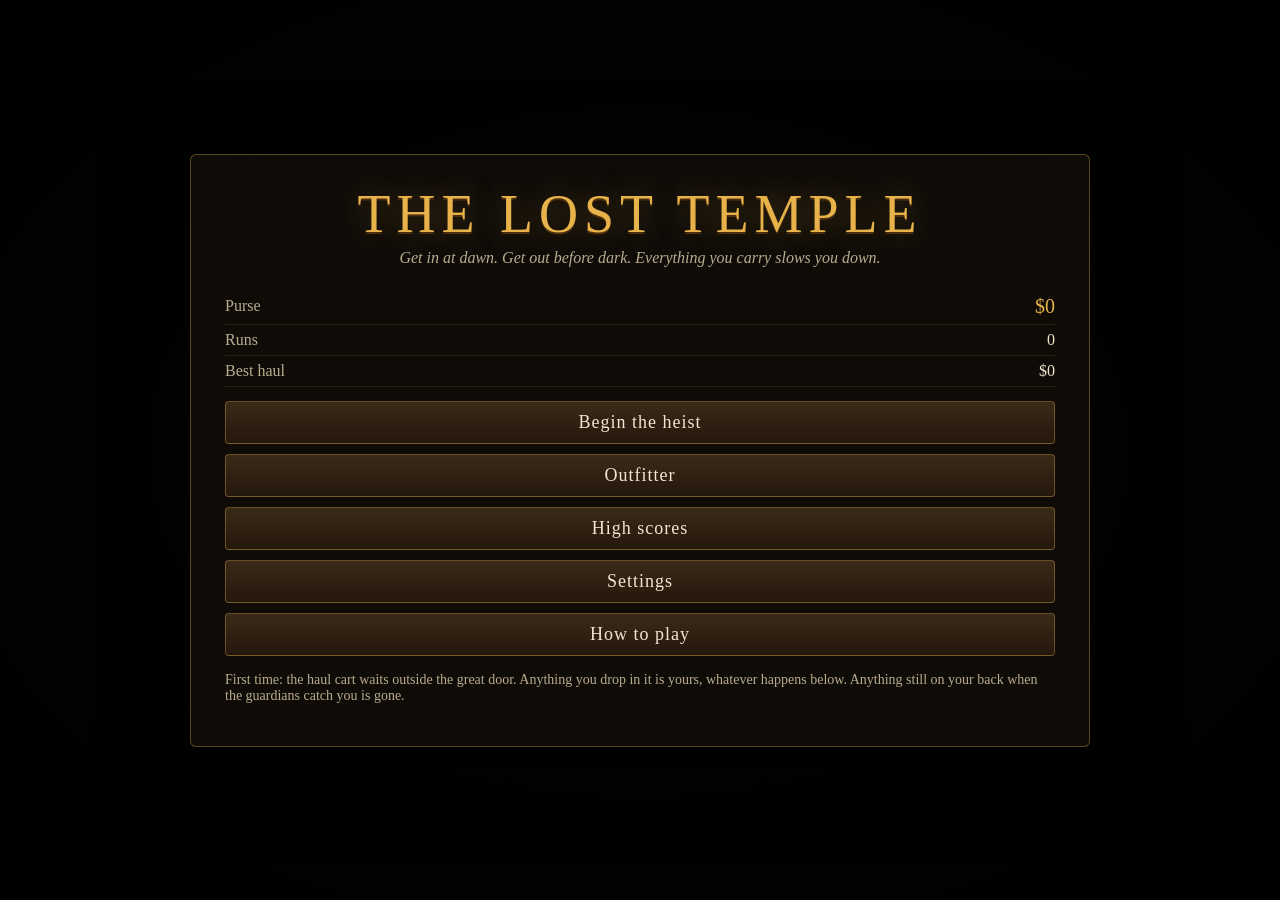
<file: opus-5.5-max/index.html>
<!doctype html>
<html lang="en">
  <head>
    <meta charset="utf-8" />
    <meta name="viewport" content="width=device-width, initial-scale=1" />
    <title>The Lost Temple</title>
    <meta name="description" content="A first-person relic heist against the setting sun. Three.js + Rapier, everything procedural." />
    <link rel="icon" href="data:image/svg+xml,%3Csvg xmlns='http://www.w3.org/2000/svg' viewBox='0 0 32 32'%3E%3Ccircle cx='16' cy='16' r='14' fill='%23e8b24a'/%3E%3Cpath d='M16 4 L16 16 L24 22' stroke='%233a2a18' stroke-width='3' fill='none'/%3E%3C/svg%3E" />
    <script type="module" crossorigin src="./assets/index-DkCaaBgm.js"></script>
    <link rel="stylesheet" crossorigin href="./assets/index-feXo8umh.css">
  </head>
  <body>
    <div id="app"></div>
    <noscript>The Lost Temple needs JavaScript and WebGL.</noscript>
  </body>
</html>
</file>
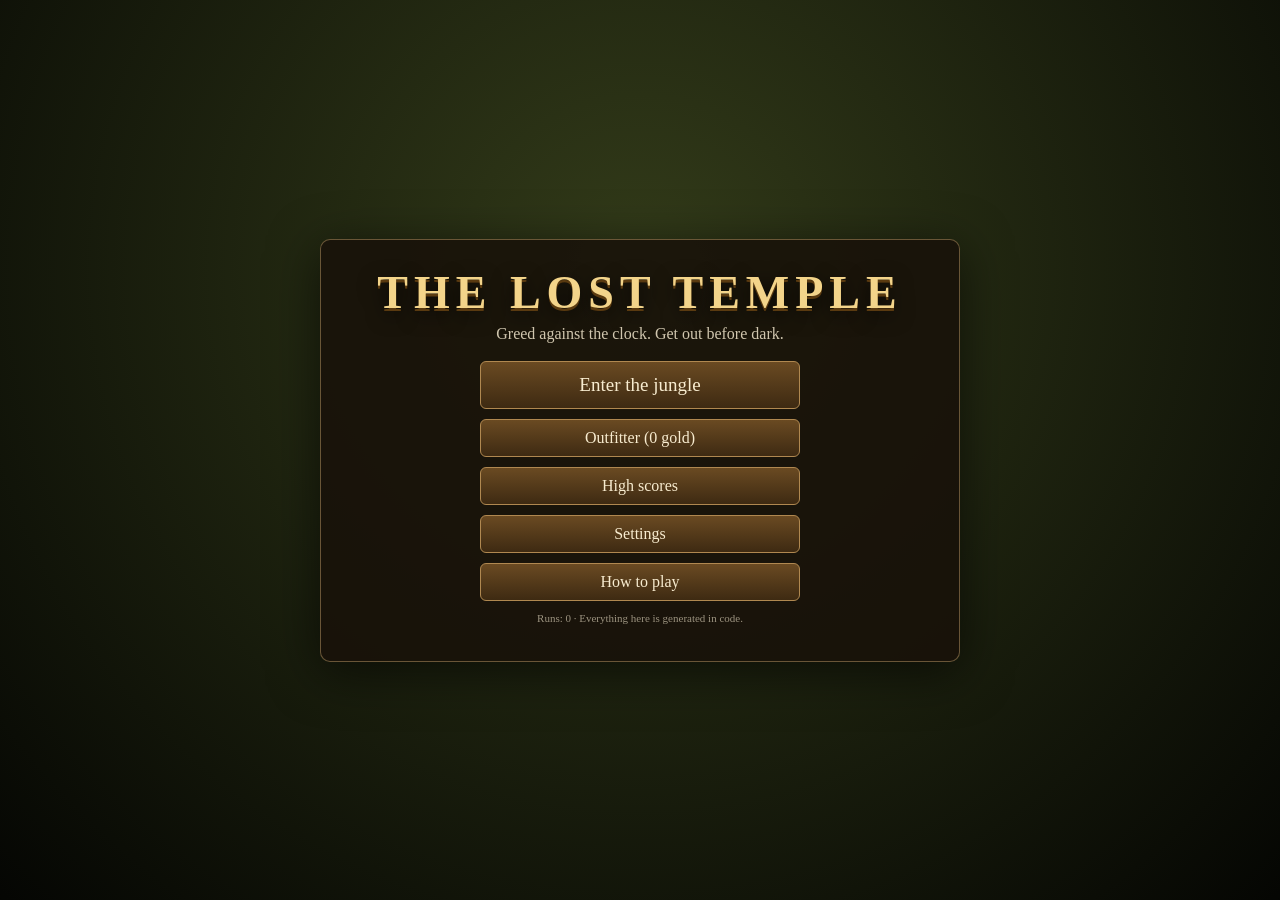
<file: opus-5.5-medium/index.html>
<!doctype html>
<html lang="en">
  <head>
    <meta charset="utf-8" />
    <meta name="viewport" content="width=device-width, initial-scale=1" />
    <title>The Lost Temple</title>
    <script type="module" crossorigin src="./assets/index-BPfH2-b7.js"></script>
    <link rel="stylesheet" crossorigin href="./assets/index-CR4OwMKH.css">
  </head>
  <body>
    <div id="app"><div id="boot-status" class="boot">Loading the temple...</div></div>
  </body>
</html>
</file>
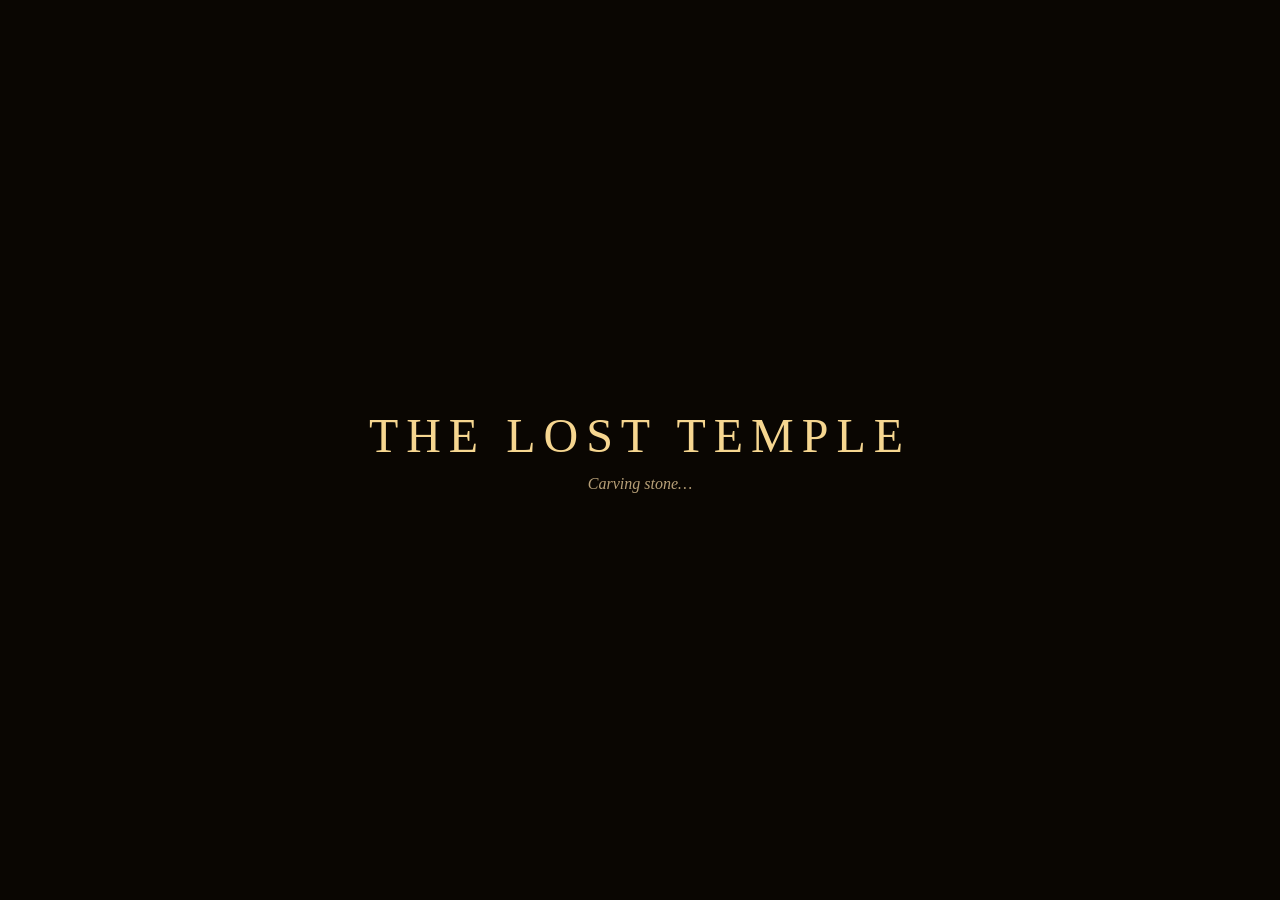
<file: opus-5.5-high/source/index.html>
<!doctype html>
<html lang="en">
<head>
  <meta charset="utf-8" />
  <meta name="viewport" content="width=device-width, initial-scale=1" />
  <title>The Lost Temple</title>
  <link rel="stylesheet" href="./src/ui/styles.css" />
</head>
<body>
  <canvas id="game"></canvas>
  <div id="edge"></div>

  <div id="hud" style="display:none">
    <div id="dialBox">
      <canvas id="sundial" width="132" height="132"></canvas>
      <div id="clockText" class="day">13:00</div>
    </div>
    <div id="sceneTitle"></div>
    <div id="objective"></div>
    <div id="loot"><span class="lbl">HAUL</span><span id="lootValue">0</span></div>
    <div id="bars">
      <div class="bar"><div class="lbl">HEALTH</div><div class="track"><div id="healthFill" class="fill health"></div></div></div>
      <div class="bar"><div class="lbl">STAMINA</div><div class="track"><div id="staminaFill" class="fill stamina"></div></div></div>
      <div class="bar"><div class="lbl" id="fuelLabel">TORCH</div><div class="track"><div id="fuelFill" class="fill fuel"></div></div></div>
      <div class="bar"><div class="lbl" id="weightLabel">SATCHEL</div><div class="track"><div id="weightFill" class="fill weight"></div></div></div>
      <div id="spares">Spare torches: 1</div>
    </div>
    <div id="crosshair"></div>
    <div id="prompt"></div>
    <div id="held"></div>
    <div id="message"></div>
    <div id="lockHint">Click to look around</div>
  </div>

  <div id="map" style="display:none">
    <canvas id="mapCanvas" width="900" height="900"></canvas>
    <div class="mapHint">M to close · the clock keeps running</div>
  </div>

  <div id="menu"></div>
  <pre id="debug" style="display:none"></pre>
  <div id="loading"><div class="ltitle">THE LOST TEMPLE</div><div id="loadText">Carving stone…</div></div>

  <script type="module" src="./src/main.ts"></script>
</body>
</html>
</file>
<file: opus-5.5-max/assets/index-feXo8umh.css>
:root{--ink:#f1e6cf;--ink-dim:#b9ab8e;--gold:#e8b24a;--red:#d8432e;--panel:#120e0adb;--panel-edge:#e8b24a59;--font:"Georgia", "Palatino Linotype", "Book Antiqua", serif}*{box-sizing:border-box}html,body{height:100%;color:var(--ink);font-family:var(--font);background:#000;margin:0;overflow:hidden}canvas#game{width:100vw;height:100vh;display:block;position:fixed;inset:0}.hidden{display:none!important}.screen{z-index:20;justify-content:center;align-items:center;display:flex;position:fixed;inset:0}.screen.dim{background:radial-gradient(#0a08068c,#000000eb)}.panel{background:var(--panel);border:1px solid var(--panel-edge);border-radius:6px;min-width:380px;max-width:min(900px,94vw);max-height:90vh;padding:28px 34px;overflow:auto;box-shadow:0 20px 80px #000000b3}.title{letter-spacing:6px;text-align:center;color:var(--gold);text-shadow:0 2px #4a2e0e,0 0 30px #e8b24a59;margin:0 0 4px;font-size:54px}.subtitle{text-align:center;color:var(--ink-dim);margin:0 0 22px;font-style:italic}h2{color:var(--gold);letter-spacing:2px;margin:0 0 14px;font-weight:400}.menu-buttons{flex-direction:column;align-items:stretch;gap:10px;display:flex}button.btn{font-family:var(--font);color:var(--ink);border:1px solid var(--panel-edge);cursor:pointer;letter-spacing:1px;background:linear-gradient(#3a2a18,#24180c);border-radius:4px;padding:10px 18px;font-size:18px}button.btn:hover:not(:disabled){color:#fff;background:linear-gradient(#5a3e1e,#33220f)}button.btn:disabled{opacity:.45;cursor:default}button.btn.small{padding:6px 12px;font-size:14px}.row{border-bottom:1px solid #e8b24a1f;justify-content:space-between;align-items:center;gap:16px;padding:6px 0;display:flex}.row:last-child{border-bottom:none}.muted{color:var(--ink-dim)}.money{color:var(--gold);font-size:20px}table.scores{border-collapse:collapse;width:100%}table.scores td,table.scores th{text-align:left;border-bottom:1px solid #e8b24a1f;padding:5px 8px}table.scores th{color:var(--gold);font-weight:400}input[type=range]{width:220px;accent-color:var(--gold)}select{font-family:var(--font);color:var(--ink);border:1px solid var(--panel-edge);background:#24180c;padding:4px 8px}.controls{columns:2;color:var(--ink-dim);column-gap:28px;margin-top:14px;font-size:14px}.controls div{break-inside:avoid;padding:2px 0}.controls b{color:var(--ink);min-width:92px;font-weight:400;display:inline-block}.result-status{text-align:center;margin:4px 0 10px;font-size:34px}.result-status.good{color:var(--gold)}.result-status.bad{color:var(--red)}.loading-bar{background:#2a2016;border-radius:3px;width:360px;height:6px;margin-top:14px;overflow:hidden}.loading-bar>div{background:var(--gold);width:0;height:100%;transition:width .15s}#hud{pointer-events:none;z-index:10;text-shadow:0 1px 2px #000,0 0 6px #000;font-size:15px;position:fixed;inset:0}#crosshair{background:#fff0d2b3;border-radius:50%;width:4px;height:4px;margin:-2px 0 0 -2px;position:absolute;top:50%;left:50%;box-shadow:0 0 2px #000}#crosshair.active{background:0 0;border:2px solid #ffdc96e6;width:8px;height:8px;margin:-4px 0 0 -4px}#prompt{text-align:center;color:#fff3d8;max-width:60vw;font-size:17px;position:absolute;top:calc(50% + 34px);left:50%;transform:translate(-50%)}#toasts{flex-direction:column;align-items:center;gap:6px;display:flex;position:absolute;top:9%;left:50%;transform:translate(-50%)}.toast{border-left:3px solid var(--ink-dim);background:#0c0906b8;border-radius:3px;padding:6px 14px;font-size:16px;transition:opacity .5s;animation:.25s ease-out toastIn}.toast.good{border-color:var(--gold)}.toast.bad{border-color:var(--red);color:#ffd8cc}.toast.key{color:#dff3ff;border-color:#7ad0ff}.toast.warn{border-color:#ffb040}@keyframes toastIn{0%{opacity:0;transform:translateY(-8px)}to{opacity:1;transform:none}}#sundial{width:150px;height:172px;position:absolute;top:16px;left:18px}#bars{flex-direction:column;gap:6px;width:250px;display:flex;position:absolute;bottom:18px;left:18px}.bar{background:#0000008c;border:1px solid #ffffff2e;border-radius:2px;height:12px;position:relative;overflow:hidden}.bar>i{width:100%;position:absolute;top:0;bottom:0;left:0}.bar label{letter-spacing:1px;color:#ffffffe6;font-size:11px;line-height:14px;position:absolute;top:-1px;left:6px}.bar.health>i{background:linear-gradient(#c84a36,#8a2416)}.bar.stamina>i{background:linear-gradient(#d8c27a,#9a8440)}.bar.weight>i{background:linear-gradient(#9a7a5a,#5e4630)}.bar.fuel>i{background:linear-gradient(#ffb050,#c45a10)}#loot{text-align:right;position:absolute;top:16px;right:20px}#loot .carried{color:var(--gold);font-size:26px}#loot .banked{color:var(--ink-dim);font-size:14px}#loot .items{color:var(--ink-dim);margin-top:6px;font-size:13px}#loot .items .sel{color:#fff}#inventory{text-align:right;color:var(--ink-dim);font-size:14px;position:absolute;bottom:18px;right:20px}#inventory .key{color:#9ad8ff}#zoneName{letter-spacing:4px;color:#ffecc8f2;opacity:0;text-align:center;font-size:30px;transition:opacity 1.2s;position:absolute;top:24%;left:50%;transform:translate(-50%)}#zoneName small{letter-spacing:2px;color:var(--ink-dim);font-size:14px;display:block}#edge{opacity:0;position:absolute;inset:0;box-shadow:inset 0 0 160px 40px #c8140af2}#flash{opacity:0;background:#a00a008c;transition:opacity .35s;position:absolute;inset:0}#fade{opacity:0;background:#000;transition:opacity .8s;position:absolute;inset:0}#map{z-index:15;pointer-events:none;background:#0000008c;justify-content:center;align-items:center;display:flex;position:fixed;inset:0}#map canvas{box-shadow:0 10px 60px #000c}#debug{z-index:30;color:#b8ffb8;white-space:pre;pointer-events:none;background:#0009;padding:6px 9px;font:12px/1.35 ui-monospace,Consolas,monospace;position:fixed;top:12px;left:180px}#clickToPlay{z-index:25;color:var(--ink);background:var(--panel);border:1px solid var(--panel-edge);pointer-events:none;border-radius:4px;padding:8px 16px;font-size:18px;position:fixed;bottom:14%;left:50%;transform:translate(-50%)}@media (max-height:640px),(max-width:900px){#hud{font-size:12px}#sundial{transform-origin:0 0;top:8px;left:10px;transform:scale(.72)}.toast{max-width:46vw;padding:4px 10px;font-size:12px}#toasts{gap:4px;top:6%}#prompt{font-size:13px}#bars{gap:4px;width:170px;bottom:10px;left:10px}.bar{height:10px}.bar label{font-size:9px;line-height:11px}#loot .carried{font-size:19px}#loot .banked,#loot .items,#inventory{font-size:11px}#zoneName{font-size:20px;top:20%}#debug{font-size:10px;left:120px}}.fatal{z-index:100;color:var(--ink);font-family:var(--font);background:#0c0906;padding:48px;position:fixed;inset:0}.fatal pre{white-space:pre-wrap;color:#ffb4a0;background:#ffffff0d;border-radius:4px;padding:12px}
</file>
<file: opus-5.5-medium/assets/index-CR4OwMKH.css>
*{box-sizing:border-box}html,body{margin:0;height:100%;overflow:hidden;background:#000;color:#f1e6cc;font-family:Georgia,Times New Roman,serif}#app{position:fixed;inset:0}canvas.game{position:absolute;inset:0;display:block}.boot{position:absolute;inset:0;display:grid;place-items:center;font-size:22px;letter-spacing:2px}.ui{position:absolute;inset:0;pointer-events:none}.hidden{display:none!important}.hud{position:absolute;inset:0;text-shadow:0 1px 3px #000,0 0 8px rgba(0,0,0,.7)}.hud-tl{position:absolute;top:14px;left:14px;text-align:center}.dial{width:120px;height:120px;filter:drop-shadow(0 2px 6px rgba(0,0,0,.7))}.clock{font-size:22px;font-weight:700;line-height:1.05}.clock small{font-size:11px;font-weight:400;opacity:.8;letter-spacing:1px}.clock.urgent{color:#ffbf6a}.clock.critical{color:#ff5a30;animation:pulse .6s infinite alternate}.clock .dark{color:#ff3a20}@keyframes pulse{0%{transform:scale(1)}to{transform:scale(1.12)}}.hud-tr{position:absolute;top:16px;right:18px;text-align:right}.haul b{font-size:30px;color:#ffd36a}.haul small{font-size:12px;opacity:.85}.scene{font-size:13px;opacity:.85;margin-top:2px}.items{font-size:12px;opacity:.75;margin-top:2px;max-width:360px}.hud-bl{position:absolute;left:16px;bottom:16px;width:270px}.bar-row{margin-top:6px}.bar-label{font-size:12px;margin-bottom:2px}.bar{height:8px;background:#0000008c;border:1px solid rgba(255,230,180,.35);border-radius:4px;overflow:hidden}.bar .fill{height:100%;width:50%;transition:width .1s linear}.bar.health .fill{background:#c43a2c}.bar.stamina .fill{background:#d8c46a}.bar.fuel .fill{background:linear-gradient(90deg,#ff6a1a,#ffc040)}.bar.weight .fill{background:#8a6a4a}.bar.warn{border-color:#ff5a30}.crosshair{position:absolute;left:50%;top:50%;width:4px;height:4px;margin:-2px 0 0 -2px;border-radius:50%;background:#fff0d2cc}.prompt{position:absolute;left:50%;top:calc(50% + 28px);transform:translate(-50%);font-size:16px;padding:4px 12px;background:#00000073;border-radius:4px;transition:opacity .15s;max-width:80vw;text-align:center}.toasts{position:absolute;top:80px;left:50%;transform:translate(-50%);display:flex;flex-direction:column;align-items:center;gap:6px;width:min(90vw,680px)}.toast{background:#140e08b8;border:1px solid rgba(255,210,140,.3);padding:7px 14px;border-radius:5px;font-size:15px;text-align:center;transition:opacity .6s}.toast.fade{opacity:0}.relight{position:absolute;left:50%;top:62%;width:220px;height:22px;transform:translate(-50%);background:#0009;border:1px solid #c88a3a;border-radius:4px;overflow:hidden}.relight .fill{position:absolute;inset:0 auto 0 0;background:#e2731a;width:0}.relight span{position:relative;display:block;text-align:center;font-size:13px;line-height:22px}.inventory{position:absolute;right:18px;top:120px;width:330px;background:#140e08d9;border:1px solid rgba(255,210,140,.35);padding:10px 14px;border-radius:6px;font-size:14px}.inventory h3{margin:0 0 6px}.inventory div{display:flex;justify-content:space-between;gap:10px;padding:2px 0;border-bottom:1px solid rgba(255,255,255,.06)}.inventory p{font-size:11px;opacity:.7;margin:6px 0 0}canvas.map{position:absolute;left:50%;top:50%;transform:translate(-50%,-50%);box-shadow:0 8px 40px #000c;border-radius:4px}.debug{position:absolute;left:14px;top:190px;font:12px/1.45 ui-monospace,Menlo,monospace;background:#0009;padding:6px 9px;border-radius:4px;color:#b8f0b0}.loading{position:absolute;inset:0;display:grid;place-items:center;background:radial-gradient(circle at 50% 40%,#2a3a20,#050805);font-size:22px;letter-spacing:1px}.menu{position:absolute;inset:0;display:grid;place-items:center;pointer-events:auto;background:radial-gradient(ellipse at 50% 30%,#3c461ed9,#050603f2);overflow:auto}.panel{width:min(92vw,640px);padding:26px 30px;background:#18120ae0;border:1px solid rgba(255,210,140,.35);border-radius:10px;box-shadow:0 10px 50px #0009;max-height:92vh;overflow:auto}.panel h1{font-size:46px;letter-spacing:6px;margin:0;text-align:center;color:#f3d48a;text-shadow:0 3px 0 #5a3a10,0 6px 20px rgba(0,0,0,.8)}.panel h2{margin:0 0 8px;color:#f3d48a}.panel h2.win{color:#9fe07a}.panel h2.lose{color:#ff7a5a}.sub{opacity:.85;text-align:center;margin-top:6px}.tiny{font-size:11px;opacity:.6;text-align:center}.btns{display:flex;gap:10px;justify-content:center;margin-top:16px;flex-wrap:wrap}.btns.col{flex-direction:column;align-items:stretch;max-width:320px;margin:18px auto 0}button{font:inherit;color:#f8ecd0;background:linear-gradient(#6a4a22,#3e2a12);border:1px solid #b08850;padding:9px 16px;border-radius:6px;cursor:pointer}button:hover:not(:disabled){background:linear-gradient(#8a6230,#54381a)}button:disabled{opacity:.45;cursor:default}button.big{font-size:19px;padding:12px 18px}button.danger{background:linear-gradient(#6a2222,#3e1212);border-color:#b05050}.stats{display:flex;justify-content:space-around;margin:14px 0}.stats div{text-align:center}.stats b{display:block;font-size:28px;color:#ffd36a}.stats span{font-size:12px;opacity:.8}.best{color:#9fe07a;text-align:center}ul.loot{max-height:160px;overflow:auto;font-size:14px;columns:2}.shop-row{display:flex;justify-content:space-between;align-items:center;gap:14px;padding:9px 0;border-bottom:1px solid rgba(255,255,255,.08)}.shop-row small{opacity:.75}.lvl{font-size:12px;opacity:.7}.max{color:#9fe07a;font-weight:700}table.scores,table.keys{width:100%;border-collapse:collapse;font-size:14px}table.scores th,table.scores td{padding:4px 6px;border-bottom:1px solid rgba(255,255,255,.08);text-align:left}table.keys td{padding:2px 6px}table.keys td:first-child{color:#ffd36a;white-space:nowrap}label{display:flex;align-items:center;justify-content:space-between;gap:12px;margin:8px 0}label input[type=range]{flex:1}label span{width:36px;text-align:right}select{font:inherit;background:#2a1e10;color:#f8ecd0;border:1px solid #b08850;padding:4px}
</file>
<file: opus-5.5-high/source/src/ui/styles.css>
* { box-sizing: border-box; }
html, body { margin: 0; height: 100%; overflow: hidden; background: #000; color: #f0e2c0; font-family: Georgia, 'Times New Roman', serif; user-select: none; }
#game { position: fixed; inset: 0; width: 100vw; height: 100vh; display: block; }
#edge { position: fixed; inset: 0; pointer-events: none; z-index: 2; }
#hud { position: fixed; inset: 0; pointer-events: none; z-index: 3; text-shadow: 0 1px 3px #000, 0 0 8px rgba(0,0,0,.6); }
#dialBox { position: absolute; left: 18px; top: 16px; width: 132px; text-align: center; }
#clockText { font-size: 22px; letter-spacing: 2px; margin-top: 2px; font-variant-numeric: tabular-nums; }
#clockText.urgent { color: #ffb070; }
#clockText.critical { color: #ff6040; animation: blink .6s infinite alternate; }
#clockText.night, #clockText.sealed { color: #ff3020; font-weight: bold; animation: blink .3s infinite alternate; }
@keyframes blink { from { opacity: 1 } to { opacity: .45 } }
#sceneTitle { position: absolute; top: 18%; width: 100%; text-align: center; font-size: 46px; letter-spacing: 6px; font-variant: small-caps; opacity: 0; transition: opacity 1.2s; }
#objective { position: absolute; top: 18px; left: 50%; transform: translateX(-50%); max-width: 46vw; text-align: center; font-size: 15px; font-style: italic; color: #e8d6a8; background: rgba(20,12,4,.35); padding: 4px 12px; border-radius: 4px; }
#loot { position: absolute; right: 22px; top: 18px; text-align: right; }
#loot .lbl { display: block; font-size: 12px; letter-spacing: 3px; color: #c8b080; }
#lootValue { font-size: 34px; color: #ffd36a; font-variant-numeric: tabular-nums; }
#loot.bump #lootValue { animation: bump .5s; }
@keyframes bump { 0% { transform: scale(1.5); color: #fff6c0 } 100% { transform: scale(1) } }
#bars { position: absolute; left: 18px; bottom: 18px; width: 250px; }
.bar { margin-top: 6px; }
.bar .lbl { font-size: 11px; letter-spacing: 2px; color: #d8c49a; }
.track { height: 9px; background: rgba(0,0,0,.55); border: 1px solid rgba(255,230,180,.25); border-radius: 2px; overflow: hidden; }
.fill { height: 100%; width: 100%; transition: width .1s; }
.fill.health { background: linear-gradient(#d24a3a, #8a2018); }
.fill.stamina { background: linear-gradient(#9ad06a, #4a8a2a); }
.fill.fuel { background: linear-gradient(#ffc050, #c86a10); }
.fill.weight { background: linear-gradient(#c8a870, #7a6030); }
#spares { font-size: 12px; margin-top: 6px; color: #d8c49a; }
#crosshair { position: absolute; left: 50%; top: 50%; width: 6px; height: 6px; margin: -3px 0 0 -3px; border-radius: 50%; background: #f8ecd0; box-shadow: 0 0 3px #000; }
#prompt { position: absolute; top: calc(50% + 26px); width: 100%; text-align: center; font-size: 17px; transition: opacity .15s; }
#held { position: absolute; top: calc(50% + 52px); width: 100%; text-align: center; font-size: 13px; color: #d8c49a; }
#message { position: absolute; bottom: 22%; width: 100%; text-align: center; font-size: 20px; opacity: 0; transition: opacity .6s; padding: 0 20%; }
#lockHint { position: absolute; top: 60%; width: 100%; text-align: center; font-size: 14px; color: #c8b080; display: none; }
#map { position: fixed; inset: 0; z-index: 5; background: rgba(0,0,0,.65); align-items: center; justify-content: center; flex-direction: column; }
#mapCanvas { height: min(88vh, 900px); width: auto; aspect-ratio: 1; box-shadow: 0 10px 40px #000; border-radius: 3px; }
.mapHint { margin-top: 8px; font-size: 13px; color: #c8b080; }
#menu { position: fixed; inset: 0; z-index: 6; display: none; align-items: center; justify-content: center; background: radial-gradient(ellipse at center, rgba(30,18,6,.55), rgba(0,0,0,.88)); }
.panel { min-width: 420px; max-width: 760px; max-height: 90vh; overflow: auto; padding: 28px 36px; background: linear-gradient(#2a1e10f0, #160e06f0); border: 1px solid #6a5030; box-shadow: 0 20px 60px #000; border-radius: 4px; }
.panel h1 { margin: 0 0 4px; font-size: 44px; letter-spacing: 6px; font-variant: small-caps; color: #f6d690; text-align: center; }
.panel h2 { margin: 0 0 14px; font-size: 26px; letter-spacing: 3px; font-variant: small-caps; color: #f0d090; }
.panel .sub { text-align: center; color: #b8a078; font-style: italic; margin-bottom: 20px; }
.panel button { display: block; width: 100%; margin: 8px 0; padding: 11px; font: inherit; font-size: 18px; letter-spacing: 2px; color: #f6e6c0; background: linear-gradient(#5a4020, #3a280e); border: 1px solid #8a6838; border-radius: 3px; cursor: pointer; }
.panel button:hover:not(:disabled) { background: linear-gradient(#7a5828, #4a3410); color: #fff; }
.panel button:disabled { opacity: .45; cursor: default; }
.panel .row { display: flex; align-items: center; justify-content: space-between; gap: 16px; margin: 10px 0; }
.panel .row label { flex: 1; }
.panel .row input[type=range] { flex: 1.3; accent-color: #c89a40; }
.panel .row .val { width: 54px; text-align: right; font-variant-numeric: tabular-nums; color: #f0d090; }
.panel select { font: inherit; background: #2a1e10; color: #f6e6c0; border: 1px solid #8a6838; padding: 4px; }
.panel table { width: 100%; border-collapse: collapse; font-size: 15px; }
.panel td, .panel th { padding: 5px 8px; border-bottom: 1px solid #4a3820; text-align: left; }
.panel th { color: #c8b080; font-weight: normal; letter-spacing: 1px; }
.shopItem { display: flex; gap: 14px; align-items: center; padding: 10px 0; border-bottom: 1px solid #4a3820; }
.shopItem .info { flex: 1; }
.shopItem .name { font-size: 18px; color: #f6d690; }
.shopItem .desc { font-size: 13px; color: #b8a078; }
.shopItem .pips { color: #ffc050; letter-spacing: 3px; }
.shopItem button { width: 150px; margin: 0; font-size: 15px; }
.bank { text-align: center; font-size: 20px; color: #ffd36a; margin-bottom: 10px; }
.big { font-size: 30px; text-align: center; color: #ffd36a; margin: 8px 0; }
.outcome { text-align: center; font-size: 18px; color: #e0c898; margin-bottom: 10px; font-style: italic; }
.keys td:first-child { color: #ffd36a; white-space: nowrap; }
.btnRow { display: flex; gap: 10px; }
#debug { position: fixed; right: 10px; bottom: 10px; z-index: 7; margin: 0; padding: 8px 10px; background: rgba(0,0,0,.7); color: #9f9; font: 12px/1.35 monospace; pointer-events: none; }
#loading { position: fixed; inset: 0; z-index: 10; background: #0a0602; display: flex; flex-direction: column; align-items: center; justify-content: center; }
.ltitle { font-size: 48px; letter-spacing: 8px; font-variant: small-caps; color: #f6d690; }
#loadText { margin-top: 12px; color: #b8a078; font-style: italic; }
</file>
